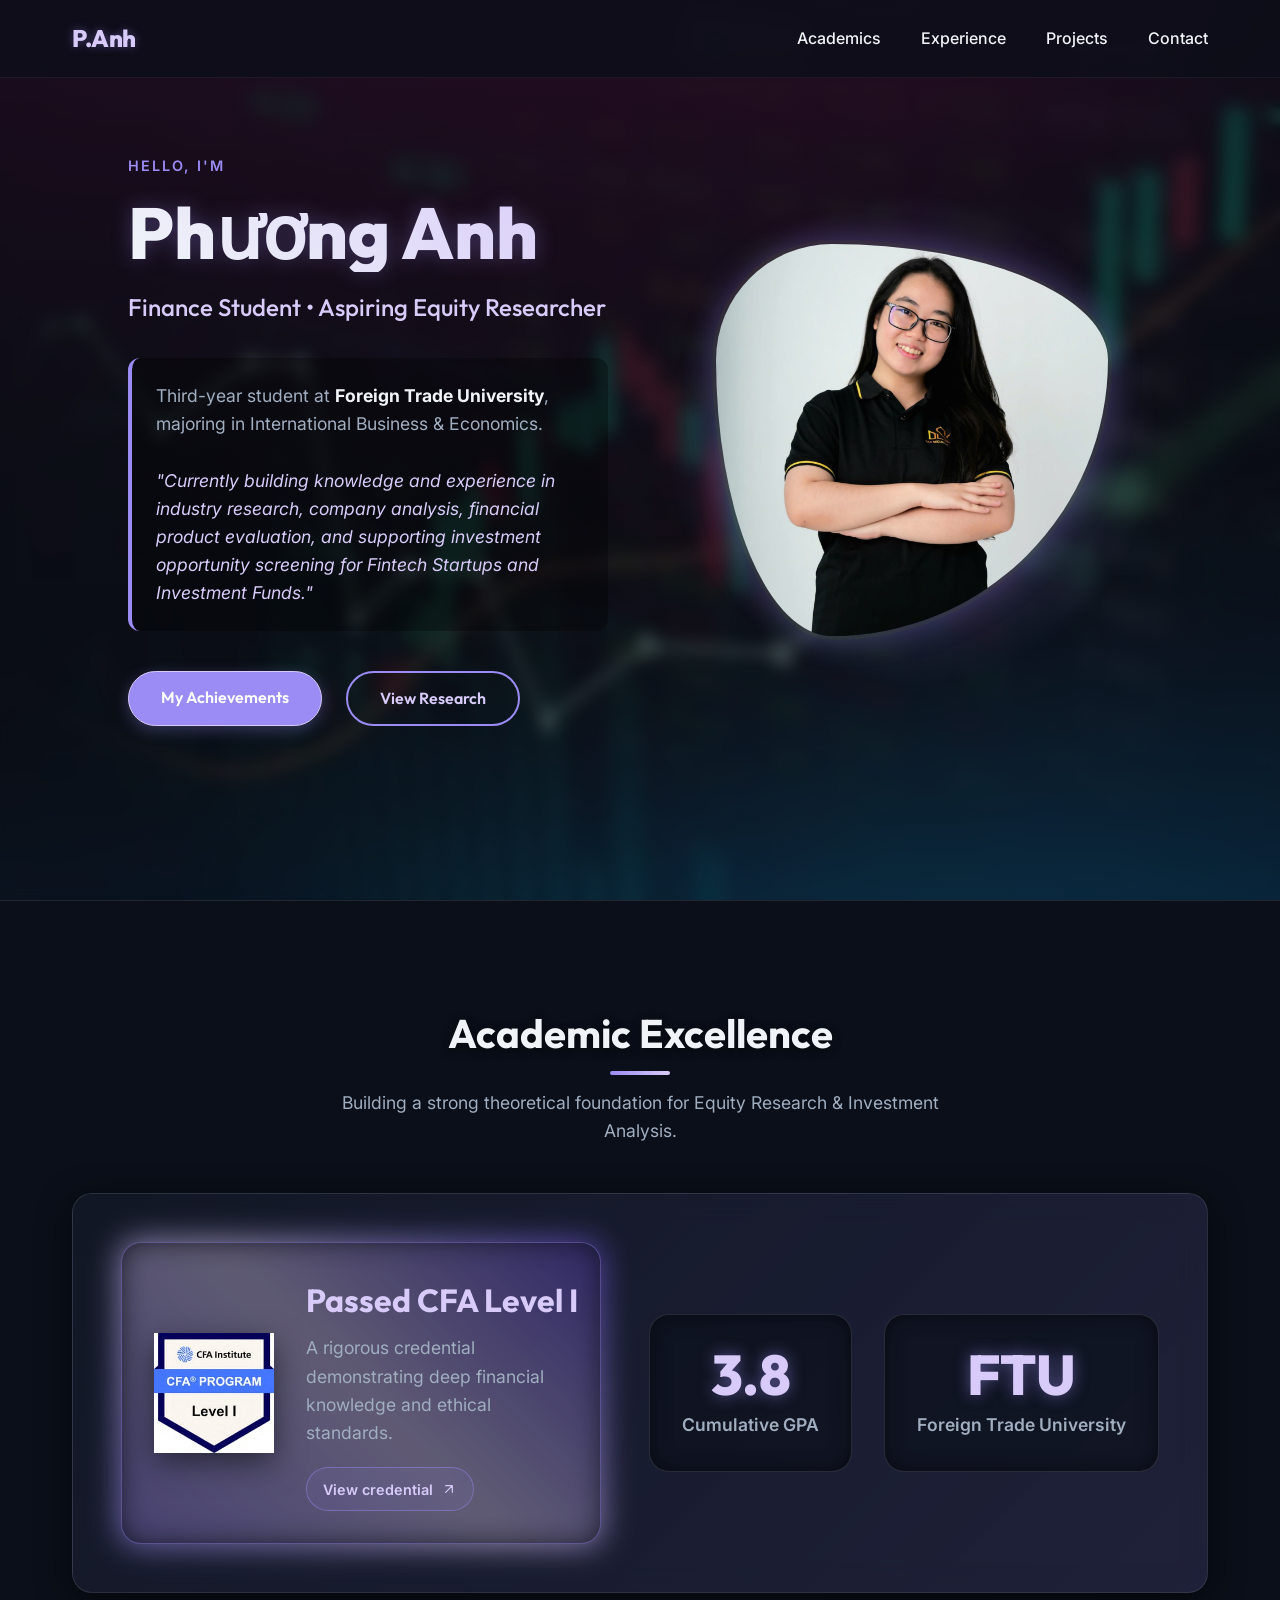
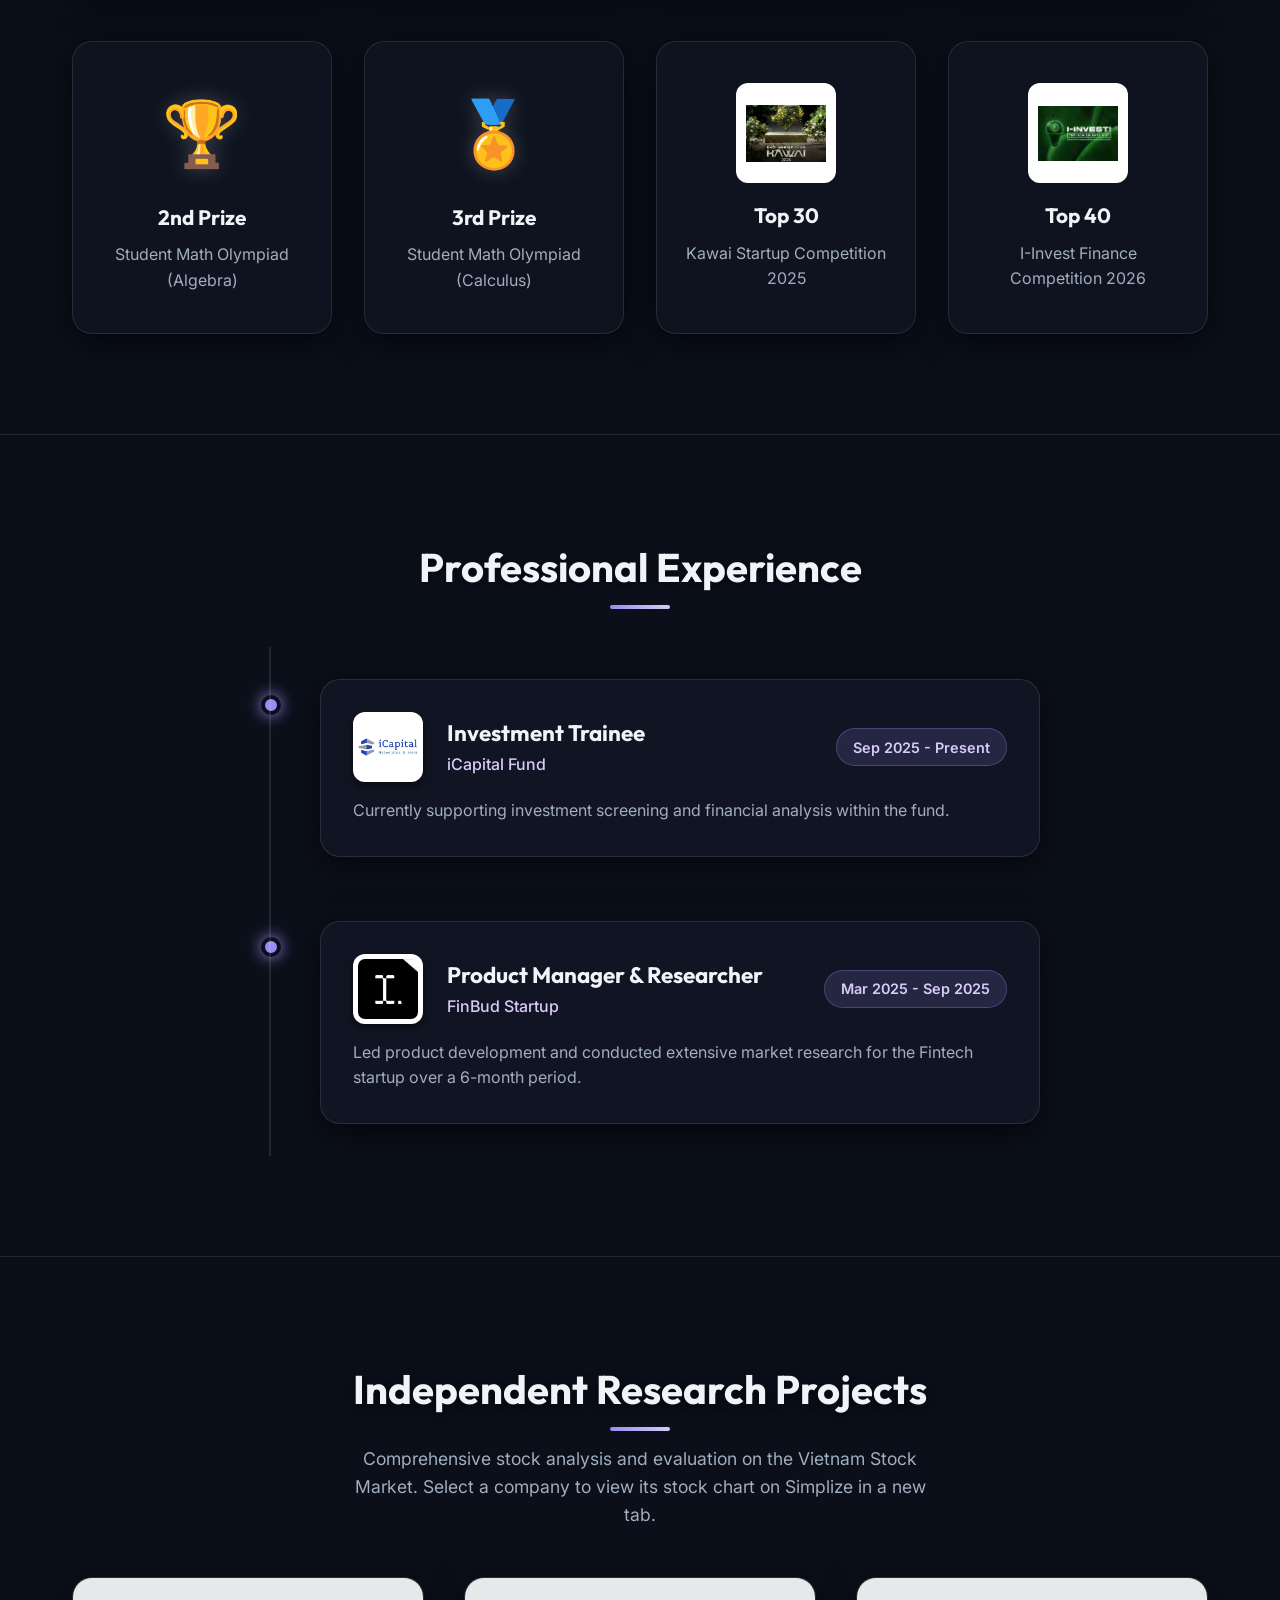
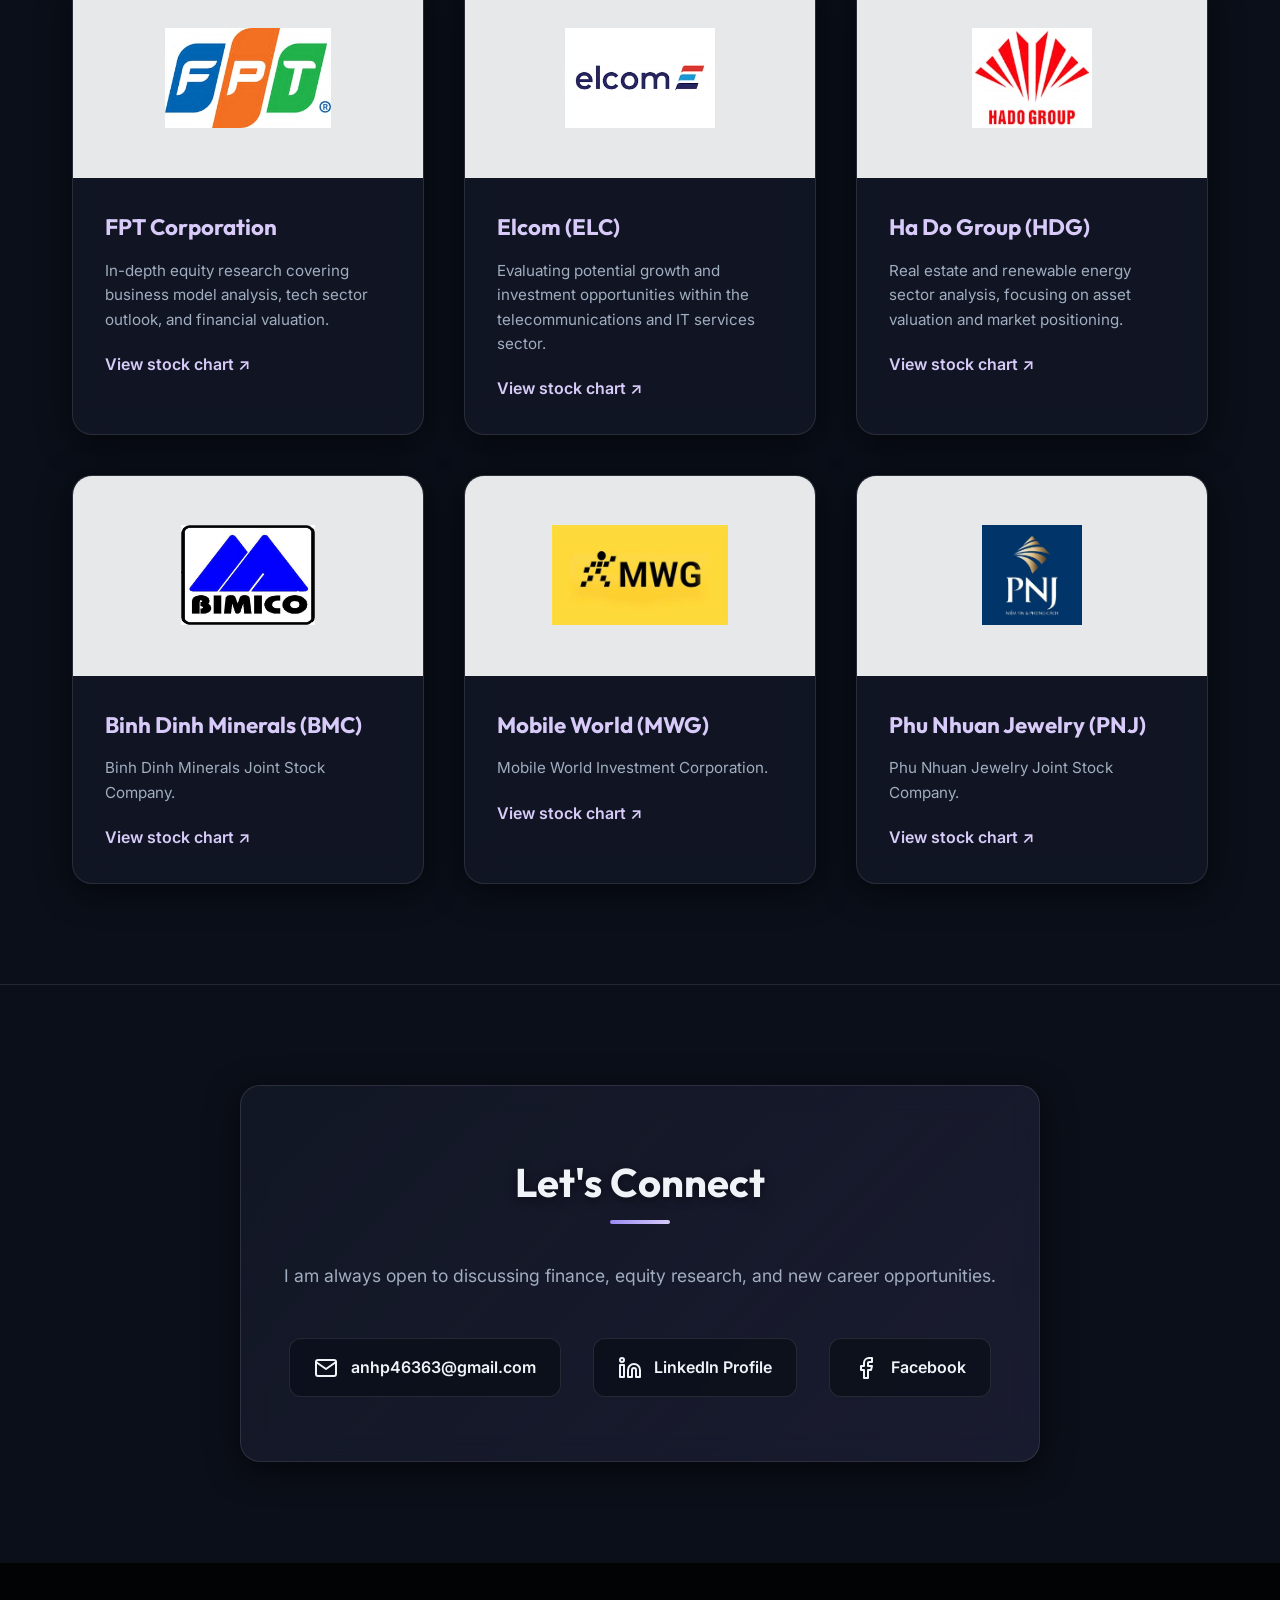
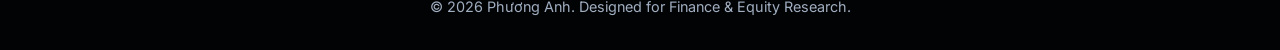
<file: index.html>
<!DOCTYPE html>
<html lang="en">
<head>
    <meta charset="UTF-8">
    <meta name="viewport" content="width=device-width, initial-scale=1.0">
    <meta name="description" content="Phương Anh - Portfolio - Equity Research & Finance Student">
    <title>Phương Anh | Aspiring Equity Researcher</title>
    <!-- Google Fonts -->
    <link rel="preconnect" href="https://fonts.googleapis.com">
    <link rel="preconnect" href="https://fonts.gstatic.com" crossorigin>
    <link href="https://fonts.googleapis.com/css2?family=Inter:wght@300;400;500;600;700&family=Outfit:wght@400;500;600;700;800&display=swap" rel="stylesheet">
    <link rel="stylesheet" href="style.css">
</head>
<body>

    <!-- Navigation -->
    <nav id="navbar" class="navbar">
        <div class="nav-container">
            <a href="#home" class="logo">P.Anh</a>
            <ul class="nav-links">
                <li><a href="#academics">Academics</a></li>
                <li><a href="#experience">Experience</a></li>
                <li><a href="#projects">Projects</a></li>
                <li><a href="#contact">Contact</a></li>
            </ul>
        </div>
    </nav>

    <!-- Hero Section -->
    <section id="home" class="hero section">
        <div class="hero-content">
            <div class="hero-text fade-in-up">
                <span class="greeting">Hello, I'm</span>
                <h1 class="title">Phương Anh</h1>
                <h2 class="subtitle">Finance Student • Aspiring Equity Researcher</h2>
                <p class="description">
                    Third-year student at <strong>Foreign Trade University</strong>, majoring in International Business & Economics.
                    <br><br>
                    <em>"Currently building knowledge and experience in industry research, company analysis, financial product evaluation, and supporting investment opportunity screening for Fintech Startups and Investment Funds."</em>
                </p>
                <div class="hero-actions">
                    <a href="#academics" class="btn btn-primary">My Achievements</a>
                    <a href="#projects" class="btn btn-secondary">View Research</a>
                </div>
            </div>
            <div class="hero-image-wrapper fade-in-up delay-1">
                <div class="blob-bg"></div>
                <img src="assets/img-007.png" alt="Phương Anh" class="hero-image">
            </div>
        </div>
    </section>

    <!-- Academic Excellence Section -->
    <section id="academics" class="academics section bg-light">
        <div class="container">
            <h2 class="section-title fade-in-up">Academic Excellence</h2>
            <p class="section-subtitle fade-in-up">Building a strong theoretical foundation for Equity Research & Investment Analysis.</p>
            
            <div class="academics-hero glass-card fade-in-up delay-1">
                <div class="cfa-showcase glow-effect-large">
                    <img src="assets/img-000.png" alt="CFA Level I Badge" class="cfa-badge-large">
                    <div class="cfa-text">
                        <h3>Passed CFA Level&nbsp;I</h3>
                        <p>A rigorous credential demonstrating deep financial knowledge and ethical standards.</p>
                        <a class="cfa-credential-link" href="https://credentials.cfainstitute.org/d71eef44-7883-49aa-94e1-ff2731e3f73c#acc.iSo92AX7" target="_blank" rel="noopener noreferrer" aria-label="View CFA Level I credential (opens in a new tab)">
                            View credential
                            <svg aria-hidden="true" width="16" height="16" viewBox="0 0 24 24" fill="none" stroke="currentColor" stroke-width="1.8" stroke-linecap="round" stroke-linejoin="round"><path d="M7 17 17 7M7 7h10v10" /></svg>
                        </a>
                    </div>
                </div>
                <div class="university-stats">
                    <div class="stat-box">
                        <span class="stat-value">3.8</span>
                        <span class="stat-label">Cumulative GPA</span>
                    </div>
                    <div class="stat-box">
                        <span class="stat-value">FTU</span>
                        <span class="stat-label">Foreign Trade University</span>
                    </div>
                </div>
            </div>

            <div class="awards-grid-large fade-in-up delay-2">
                 <div class="award-card glass-card hover-lift">
                    <div class="award-icon-large">🏆</div>
                    <h4>2nd Prize</h4>
                    <p>Student Math Olympiad (Algebra)</p>
                </div>
                <div class="award-card glass-card hover-lift">
                    <div class="award-icon-large">🏅</div>
                    <h4>3rd Prize</h4>
                    <p>Student Math Olympiad (Calculus)</p>
                </div>
                <div class="award-card glass-card hover-lift">
                    <img src="assets/img-006.png" alt="Kawai Startup 2025" class="award-logo-large">
                    <h4>Top 30</h4>
                    <p>Kawai Startup Competition 2025</p>
                </div>
                <div class="award-card glass-card hover-lift">
                    <img src="assets/i-invest-2026.png" alt="I-Invest Competition 2026" class="award-logo-large">
                    <h4>Top 40</h4>
                    <p>I-Invest Finance Competition 2026</p>
                </div>
            </div>
        </div>
    </section>

    <!-- Experience Section -->
    <section id="experience" class="experience section">
        <div class="container">
            <h2 class="section-title fade-in-up">Professional Experience</h2>
            <div class="timeline">
                
                <!-- iCapital -->
                <div class="timeline-item fade-in-up">
                    <div class="timeline-dot"></div>
                    <div class="timeline-content glass-card hover-lift">
                        <div class="exp-header">
                            <img src="assets/img-001.png" alt="iCapital Logo" class="company-logo">
                            <div class="exp-title-role">
                                <h3>Investment Trainee</h3>
                                <h4>iCapital Fund</h4>
                            </div>
                            <span class="exp-date">Sep 2025 - Present</span>
                        </div>
                        <p class="exp-desc">Currently supporting investment screening and financial analysis within the fund.</p>
                    </div>
                </div>

                <!-- FinBud -->
                <div class="timeline-item fade-in-up delay-1">
                    <div class="timeline-dot"></div>
                    <div class="timeline-content glass-card hover-lift">
                        <div class="exp-header">
                            <img src="assets/img-002.png" alt="FinBud Logo" class="company-logo">
                            <div class="exp-title-role">
                                <h3>Product Manager & Researcher</h3>
                                <h4>FinBud Startup</h4>
                            </div>
                            <span class="exp-date">Mar 2025 - Sep 2025</span>
                        </div>
                        <p class="exp-desc">Led product development and conducted extensive market research for the Fintech startup over a 6-month period.</p>
                    </div>
                </div>

            </div>
        </div>
    </section>

    <!-- Projects Section -->
    <section id="projects" class="projects section bg-light">
        <div class="container">
            <h2 class="section-title fade-in-up">Independent Research Projects</h2>
            <p class="section-subtitle fade-in-up">Comprehensive stock analysis and evaluation on the Vietnam Stock Market. Select a company to view its stock chart on Simplize in a new tab.</p>
            
            <div class="projects-grid">
                <!-- FPT -->
                <a href="https://simplize.vn/co-phieu/FPT" target="_blank" rel="noopener noreferrer" class="project-card glass-card fade-in-up" aria-label="View FPT stock chart on Simplize (opens in a new tab)">
                    <div class="project-img-wrapper">
                        <img src="assets/img-005.png" alt="FPT Logo" class="project-logo">
                    </div>
                    <div class="project-info">
                        <h3>FPT Corporation</h3>
                        <p>In-depth equity research covering business model analysis, tech sector outlook, and financial valuation.</p>
                        <span class="project-chart-link">View stock chart ↗</span>
                    </div>
                </a>

                <!-- ELC -->
                <a href="https://simplize.vn/co-phieu/ELC" target="_blank" rel="noopener noreferrer" class="project-card glass-card fade-in-up delay-1" aria-label="View ELC stock chart on Simplize (opens in a new tab)">
                    <div class="project-img-wrapper">
                        <img src="assets/img-003.png" alt="ELC Logo" class="project-logo">
                    </div>
                    <div class="project-info">
                        <h3>Elcom (ELC)</h3>
                        <p>Evaluating potential growth and investment opportunities within the telecommunications and IT services sector.</p>
                        <span class="project-chart-link">View stock chart ↗</span>
                    </div>
                </a>

                <!-- HDG -->
                <a href="https://simplize.vn/co-phieu/HDG" target="_blank" rel="noopener noreferrer" class="project-card glass-card fade-in-up delay-2" aria-label="View HDG stock chart on Simplize (opens in a new tab)">
                    <div class="project-img-wrapper">
                        <img src="assets/img-004.png" alt="HDG Logo" class="project-logo">
                    </div>
                    <div class="project-info">
                        <h3>Ha Do Group (HDG)</h3>
                        <p>Real estate and renewable energy sector analysis, focusing on asset valuation and market positioning.</p>
                        <span class="project-chart-link">View stock chart ↗</span>
                    </div>
                </a>
                <a href="https://simplize.vn/co-phieu/BMC" target="_blank" rel="noopener noreferrer" class="project-card glass-card fade-in-up" aria-label="View BMC stock chart on Simplize (opens in a new tab)">
                    <div class="project-img-wrapper">
                        <img src="assets/bmc.png" alt="Binh Dinh Minerals Company Logo" class="project-logo">
                    </div>
                    <div class="project-info">
                        <h3>Binh Dinh Minerals (BMC)</h3>
                        <p>Binh Dinh Minerals Joint Stock Company.</p>
                        <span class="project-chart-link">View stock chart ↗</span>
                    </div>
                </a>
                <a href="https://simplize.vn/co-phieu/MWG" target="_blank" rel="noopener noreferrer" class="project-card glass-card fade-in-up delay-1" aria-label="View MWG stock chart on Simplize (opens in a new tab)">
                    <div class="project-img-wrapper">
                        <img src="assets/mwg.png" alt="Mobile World Investment Corporation Logo" class="project-logo">
                    </div>
                    <div class="project-info">
                        <h3>Mobile World (MWG)</h3>
                        <p>Mobile World Investment Corporation.</p>
                        <span class="project-chart-link">View stock chart ↗</span>
                    </div>
                </a>
                <a href="https://simplize.vn/co-phieu/PNJ" target="_blank" rel="noopener noreferrer" class="project-card glass-card fade-in-up delay-2" aria-label="View PNJ stock chart on Simplize (opens in a new tab)">
                    <div class="project-img-wrapper">
                        <img src="assets/pnj.png" alt="Phu Nhuan Jewelry Logo" class="project-logo">
                    </div>
                    <div class="project-info">
                        <h3>Phu Nhuan Jewelry (PNJ)</h3>
                        <p>Phu Nhuan Jewelry Joint Stock Company.</p>
                        <span class="project-chart-link">View stock chart ↗</span>
                    </div>
                </a>
            </div>
        </div>
    </section>

    <!-- Contact Section -->
    <section id="contact" class="contact section">
        <div class="container">
            <div class="contact-card glass-card fade-in-up">
                <h2 class="section-title">Let's Connect</h2>
                <p>I am always open to discussing finance, equity research, and new career opportunities.</p>
                
                <div class="contact-links">
                    <a href="mailto:anhp46363@gmail.com" class="contact-link">
                        <svg viewBox="0 0 24 24" width="24" height="24" stroke="currentColor" stroke-width="2" fill="none" stroke-linecap="round" stroke-linejoin="round"><path d="M4 4h16c1.1 0 2 .9 2 2v12c0 1.1-.9 2-2 2H4c-1.1 0-2-.9-2-2V6c0-1.1.9-2 2-2z"></path><polyline points="22,6 12,13 2,6"></polyline></svg>
                        anhp46363@gmail.com
                    </a>
                    
                    <a href="https://www.linkedin.com/in/phuong-anh-5108a8332" target="_blank" rel="noopener noreferrer" class="contact-link">
                        <svg viewBox="0 0 24 24" width="24" height="24" stroke="currentColor" stroke-width="2" fill="none" stroke-linecap="round" stroke-linejoin="round"><path d="M16 8a6 6 0 0 1 6 6v7h-4v-7a2 2 0 0 0-2-2 2 2 0 0 0-2 2v7h-4v-7a6 6 0 0 1 6-6z"></path><rect x="2" y="9" width="4" height="12"></rect><circle cx="4" cy="4" r="2"></circle></svg>
                        LinkedIn Profile
                    </a>

                    <a href="https://www.facebook.com/share/18DBRTz2bb/" target="_blank" rel="noopener noreferrer" class="contact-link">
                        <svg viewBox="0 0 24 24" width="24" height="24" stroke="currentColor" stroke-width="2" fill="none" stroke-linecap="round" stroke-linejoin="round"><path d="M18 2h-3a5 5 0 0 0-5 5v3H7v4h3v8h4v-8h3l1-4h-4V7a1 1 0 0 1 1-1h3z"></path></svg>
                        Facebook
                    </a>
                </div>
            </div>
        </div>
    </section>

    <footer>
        <p>&copy; 2026 Phương Anh. Designed for Finance & Equity Research.</p>
    </footer>

    <script src="script.js"></script>
</body>
</html>
</file>
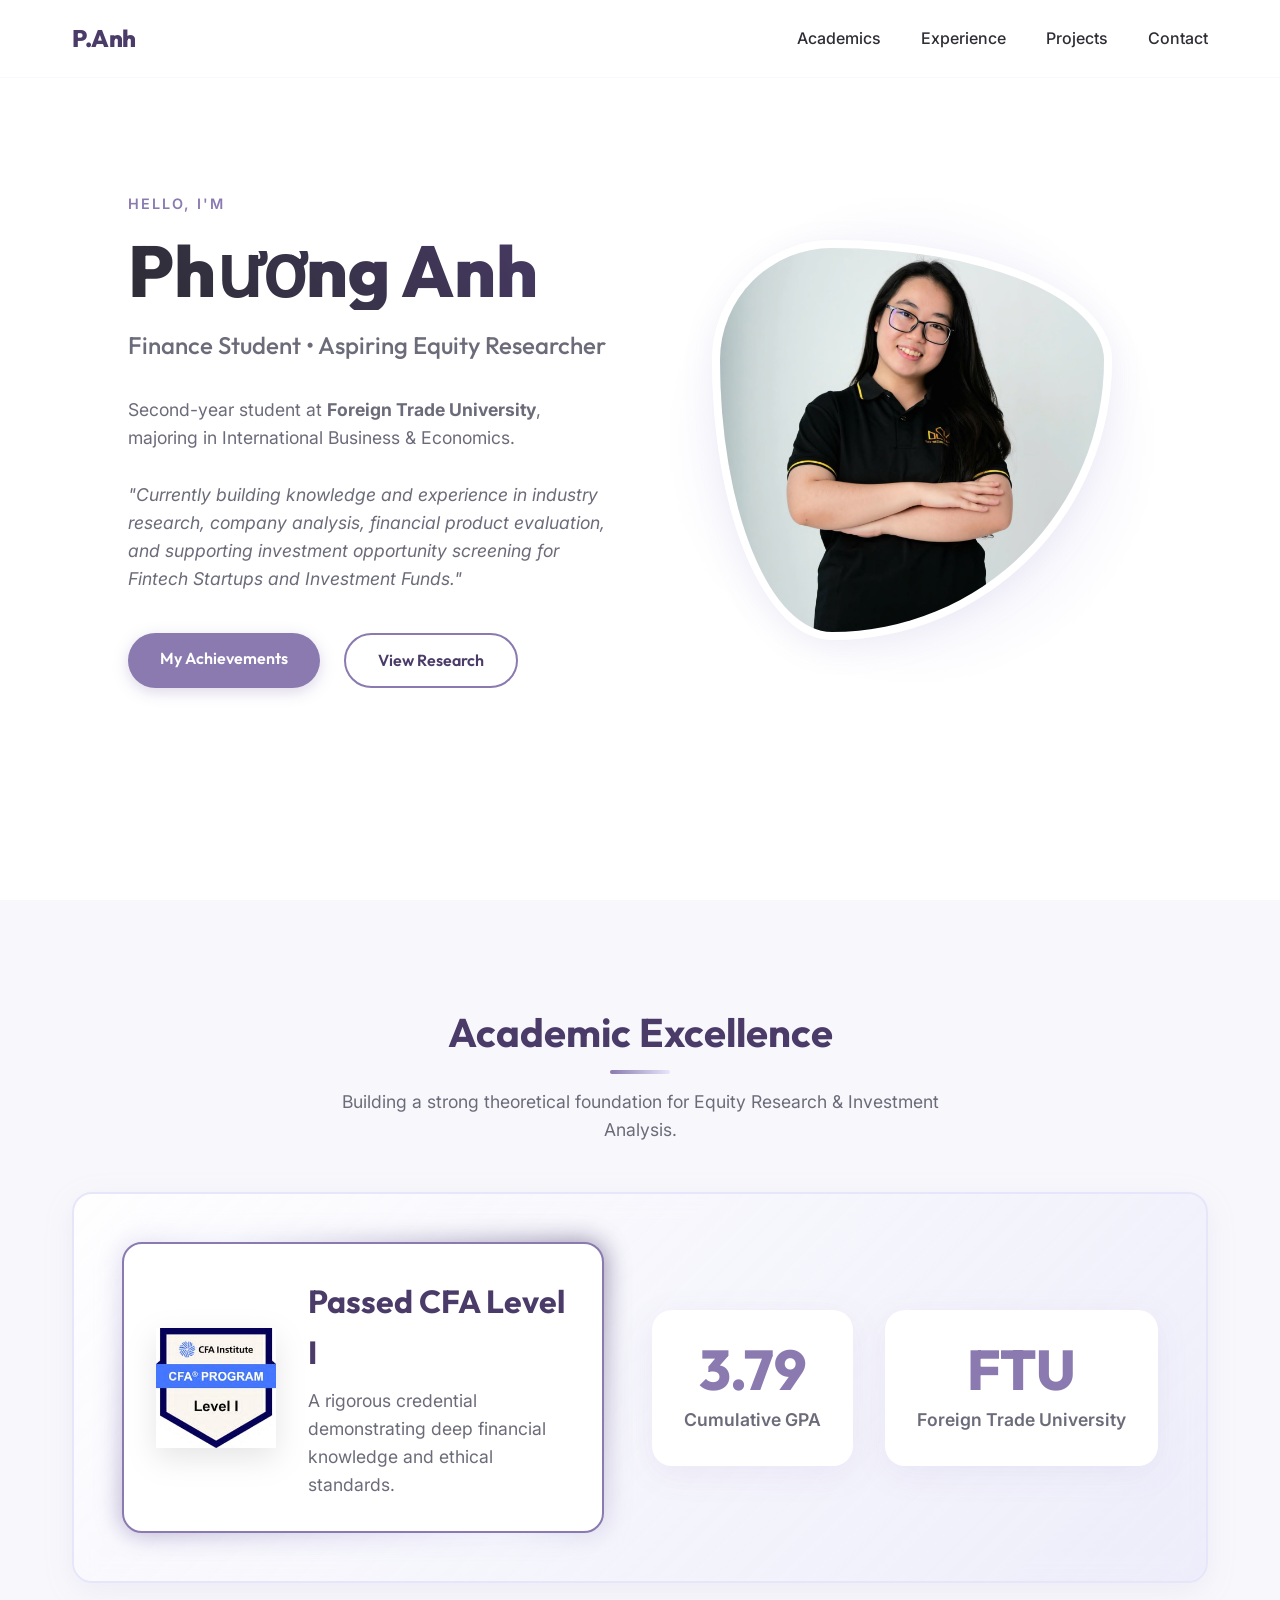
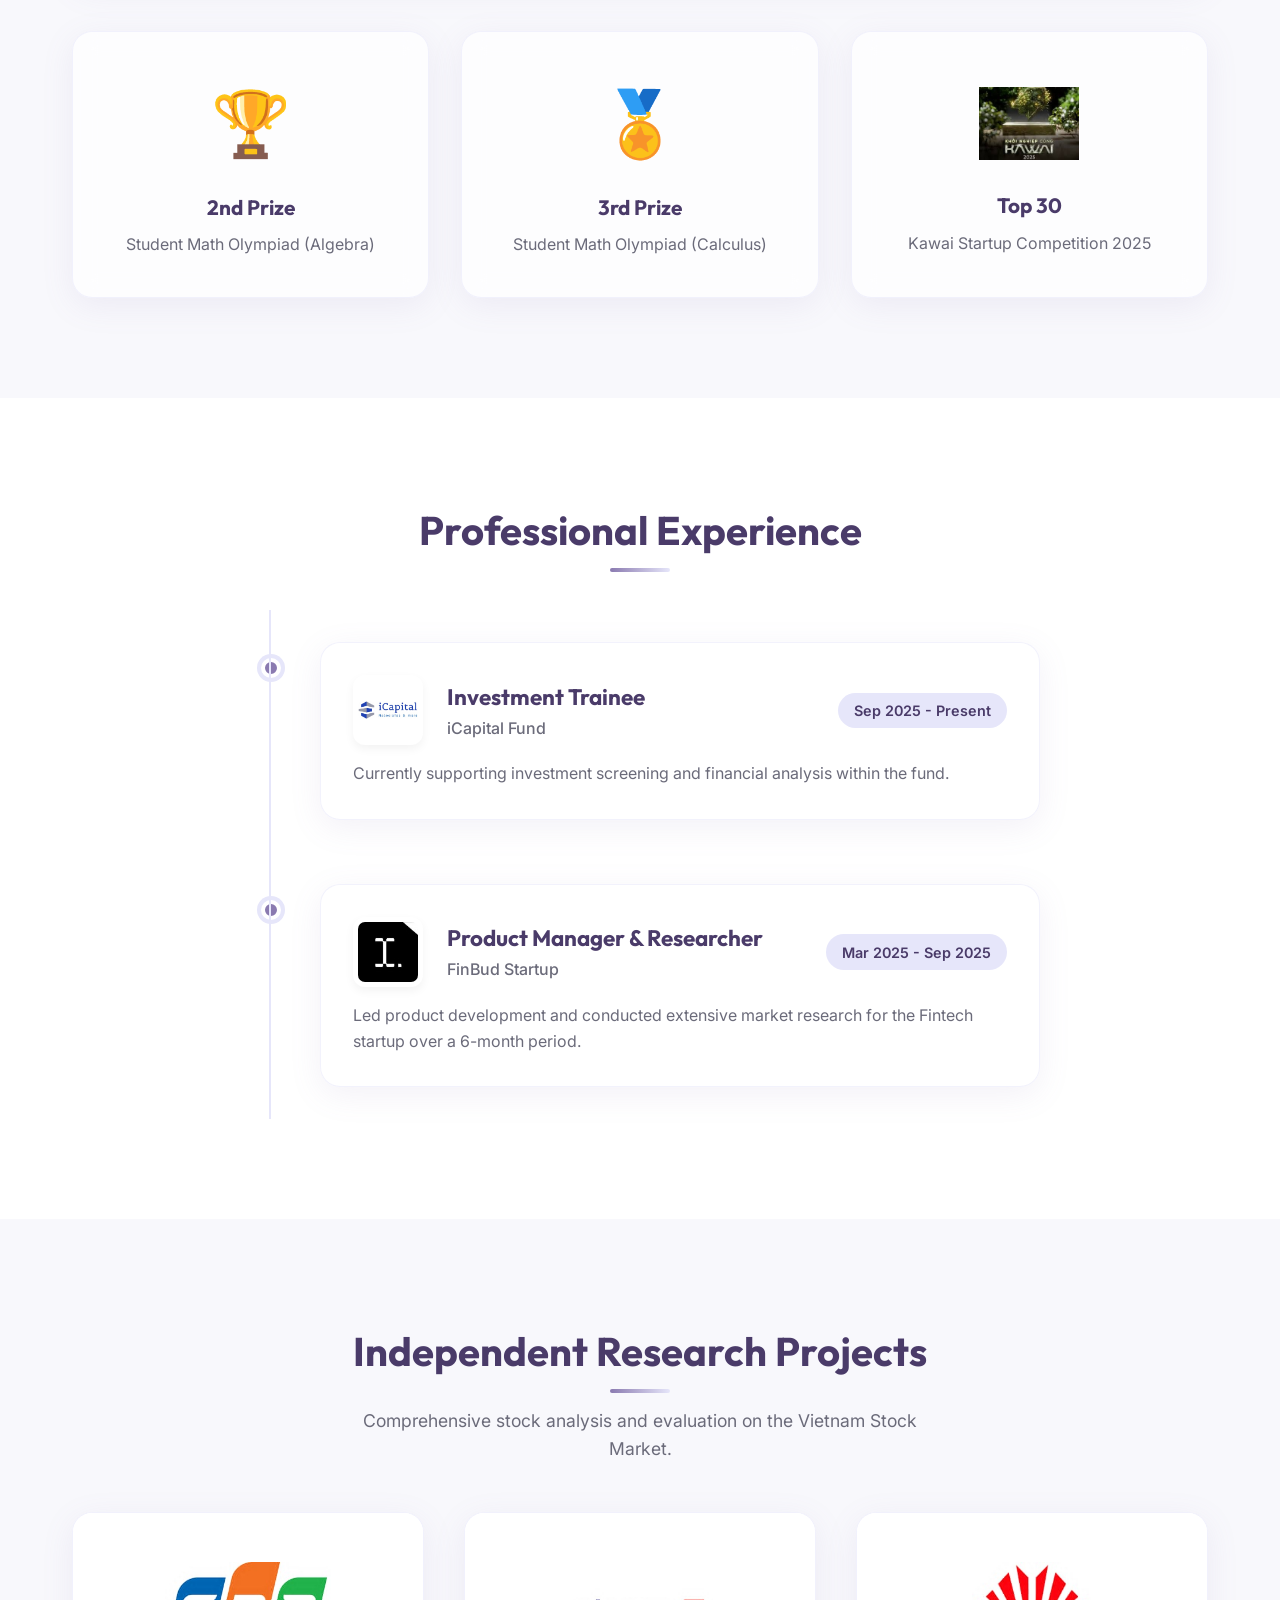
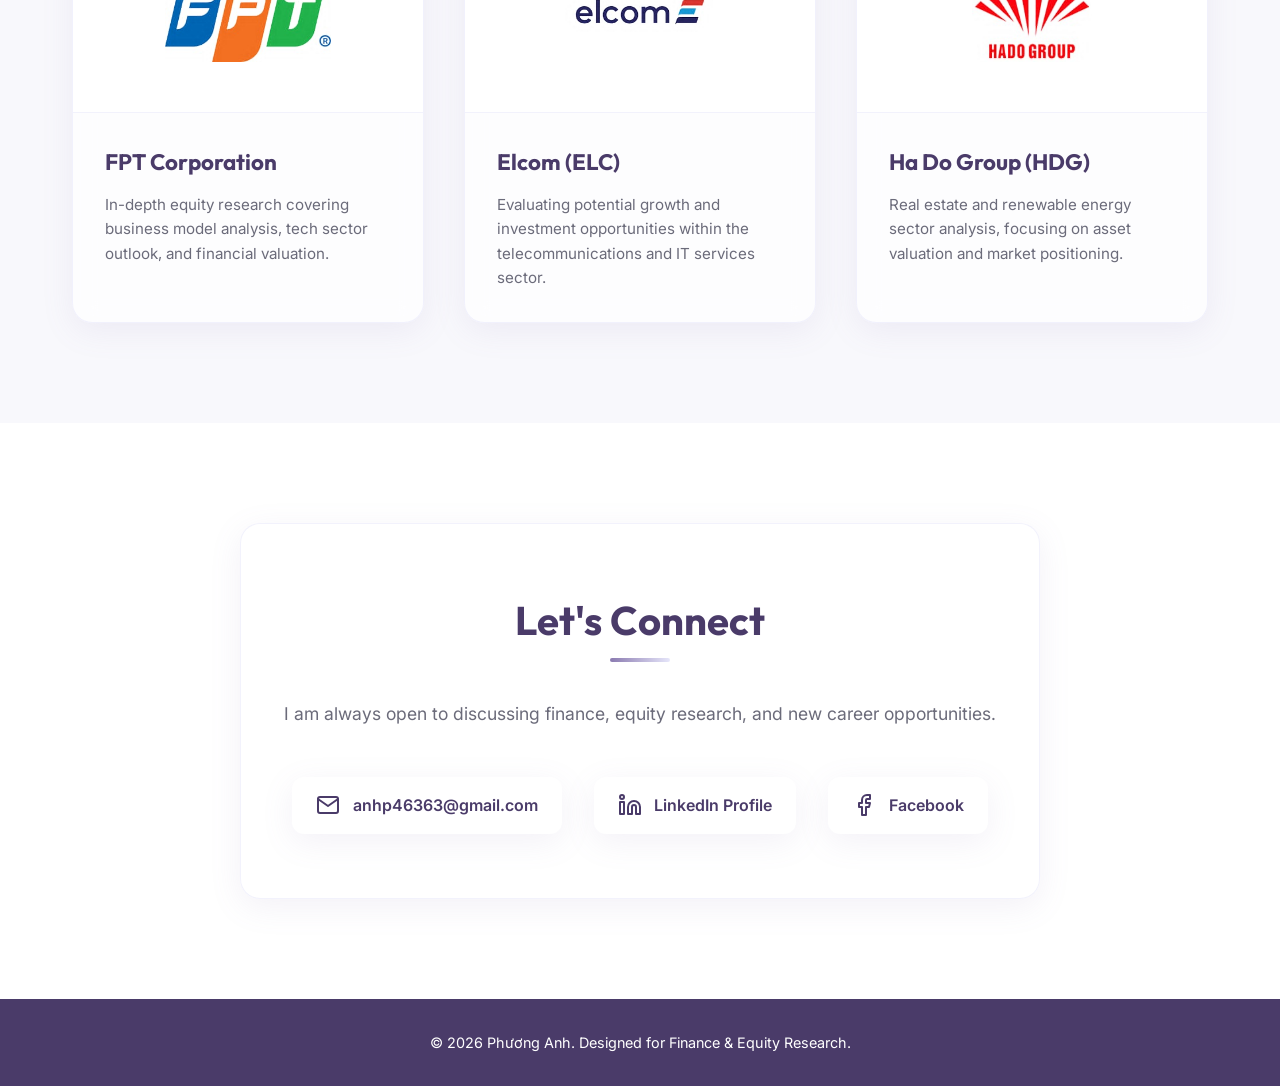
<file: portfolio/index.html>
<!DOCTYPE html>
<html lang="en">
<head>
    <meta charset="UTF-8">
    <meta name="viewport" content="width=device-width, initial-scale=1.0">
    <meta name="description" content="Phương Anh - Portfolio - Equity Research & Finance Student">
    <title>Phương Anh | Aspiring Equity Researcher</title>
    <!-- Google Fonts -->
    <link rel="preconnect" href="https://fonts.googleapis.com">
    <link rel="preconnect" href="https://fonts.gstatic.com" crossorigin>
    <link href="https://fonts.googleapis.com/css2?family=Inter:wght@300;400;500;600;700&family=Outfit:wght@400;500;600;700;800&display=swap" rel="stylesheet">
    <link rel="stylesheet" href="style.css">
</head>
<body>

    <!-- Navigation -->
    <nav id="navbar" class="navbar">
        <div class="nav-container">
            <a href="#home" class="logo">P.Anh</a>
            <ul class="nav-links">
                <li><a href="#academics">Academics</a></li>
                <li><a href="#experience">Experience</a></li>
                <li><a href="#projects">Projects</a></li>
                <li><a href="#contact">Contact</a></li>
            </ul>
        </div>
    </nav>

    <!-- Hero Section -->
    <section id="home" class="hero section">
        <div class="hero-content">
            <div class="hero-text fade-in-up">
                <span class="greeting">Hello, I'm</span>
                <h1 class="title">Phương Anh</h1>
                <h2 class="subtitle">Finance Student • Aspiring Equity Researcher</h2>
                <p class="description">
                    Second-year student at <strong>Foreign Trade University</strong>, majoring in International Business & Economics. 
                    <br><br>
                    <em>"Currently building knowledge and experience in industry research, company analysis, financial product evaluation, and supporting investment opportunity screening for Fintech Startups and Investment Funds."</em>
                </p>
                <div class="hero-actions">
                    <a href="#academics" class="btn btn-primary">My Achievements</a>
                    <a href="#projects" class="btn btn-secondary">View Research</a>
                </div>
            </div>
            <div class="hero-image-wrapper fade-in-up delay-1">
                <div class="blob-bg"></div>
                <img src="assets/img-007.png" alt="Phương Anh" class="hero-image">
            </div>
        </div>
    </section>

    <!-- Academic Excellence Section -->
    <section id="academics" class="academics section bg-light">
        <div class="container">
            <h2 class="section-title fade-in-up">Academic Excellence</h2>
            <p class="section-subtitle fade-in-up">Building a strong theoretical foundation for Equity Research & Investment Analysis.</p>
            
            <div class="academics-hero glass-card fade-in-up delay-1">
                <div class="cfa-showcase glow-effect-large">
                    <img src="assets/img-000.png" alt="CFA Level I Badge" class="cfa-badge-large">
                    <div class="cfa-text">
                        <h3>Passed CFA Level I</h3>
                        <p>A rigorous credential demonstrating deep financial knowledge and ethical standards.</p>
                    </div>
                </div>
                <div class="university-stats">
                    <div class="stat-box">
                        <span class="stat-value">3.79</span>
                        <span class="stat-label">Cumulative GPA</span>
                    </div>
                    <div class="stat-box">
                        <span class="stat-value">FTU</span>
                        <span class="stat-label">Foreign Trade University</span>
                    </div>
                </div>
            </div>

            <div class="awards-grid-large fade-in-up delay-2">
                 <div class="award-card glass-card hover-lift">
                    <div class="award-icon-large">🏆</div>
                    <h4>2nd Prize</h4>
                    <p>Student Math Olympiad (Algebra)</p>
                </div>
                <div class="award-card glass-card hover-lift">
                    <div class="award-icon-large">🏅</div>
                    <h4>3rd Prize</h4>
                    <p>Student Math Olympiad (Calculus)</p>
                </div>
                <div class="award-card glass-card hover-lift">
                    <img src="assets/img-006.png" alt="Kawai Startup 2025" class="award-logo-large">
                    <h4>Top 30</h4>
                    <p>Kawai Startup Competition 2025</p>
                </div>
            </div>
        </div>
    </section>

    <!-- Experience Section -->
    <section id="experience" class="experience section">
        <div class="container">
            <h2 class="section-title fade-in-up">Professional Experience</h2>
            <div class="timeline">
                
                <!-- iCapital -->
                <div class="timeline-item fade-in-up">
                    <div class="timeline-dot"></div>
                    <div class="timeline-content glass-card hover-lift">
                        <div class="exp-header">
                            <img src="assets/img-001.png" alt="iCapital Logo" class="company-logo">
                            <div class="exp-title-role">
                                <h3>Investment Trainee</h3>
                                <h4>iCapital Fund</h4>
                            </div>
                            <span class="exp-date">Sep 2025 - Present</span>
                        </div>
                        <p class="exp-desc">Currently supporting investment screening and financial analysis within the fund.</p>
                    </div>
                </div>

                <!-- FinBud -->
                <div class="timeline-item fade-in-up delay-1">
                    <div class="timeline-dot"></div>
                    <div class="timeline-content glass-card hover-lift">
                        <div class="exp-header">
                            <img src="assets/img-002.png" alt="FinBud Logo" class="company-logo">
                            <div class="exp-title-role">
                                <h3>Product Manager & Researcher</h3>
                                <h4>FinBud Startup</h4>
                            </div>
                            <span class="exp-date">Mar 2025 - Sep 2025</span>
                        </div>
                        <p class="exp-desc">Led product development and conducted extensive market research for the Fintech startup over a 6-month period.</p>
                    </div>
                </div>

            </div>
        </div>
    </section>

    <!-- Projects Section -->
    <section id="projects" class="projects section bg-light">
        <div class="container">
            <h2 class="section-title fade-in-up">Independent Research Projects</h2>
            <p class="section-subtitle fade-in-up">Comprehensive stock analysis and evaluation on the Vietnam Stock Market.</p>
            
            <div class="projects-grid">
                <!-- FPT -->
                <div class="project-card glass-card fade-in-up">
                    <div class="project-img-wrapper">
                        <img src="assets/img-005.png" alt="FPT Logo" class="project-logo">
                    </div>
                    <div class="project-info">
                        <h3>FPT Corporation</h3>
                        <p>In-depth equity research covering business model analysis, tech sector outlook, and financial valuation.</p>
                    </div>
                </div>

                <!-- ELC -->
                <div class="project-card glass-card fade-in-up delay-1">
                    <div class="project-img-wrapper">
                        <img src="assets/img-003.png" alt="ELC Logo" class="project-logo">
                    </div>
                    <div class="project-info">
                        <h3>Elcom (ELC)</h3>
                        <p>Evaluating potential growth and investment opportunities within the telecommunications and IT services sector.</p>
                    </div>
                </div>

                <!-- HDG -->
                <div class="project-card glass-card fade-in-up delay-2">
                    <div class="project-img-wrapper">
                        <img src="assets/img-004.png" alt="HDG Logo" class="project-logo">
                    </div>
                    <div class="project-info">
                        <h3>Ha Do Group (HDG)</h3>
                        <p>Real estate and renewable energy sector analysis, focusing on asset valuation and market positioning.</p>
                    </div>
                </div>
            </div>
        </div>
    </section>

    <!-- Contact Section -->
    <section id="contact" class="contact section">
        <div class="container">
            <div class="contact-card glass-card fade-in-up">
                <h2 class="section-title">Let's Connect</h2>
                <p>I am always open to discussing finance, equity research, and new career opportunities.</p>
                
                <div class="contact-links">
                    <a href="mailto:anhp46363@gmail.com" class="contact-link">
                        <svg viewBox="0 0 24 24" width="24" height="24" stroke="currentColor" stroke-width="2" fill="none" stroke-linecap="round" stroke-linejoin="round"><path d="M4 4h16c1.1 0 2 .9 2 2v12c0 1.1-.9 2-2 2H4c-1.1 0-2-.9-2-2V6c0-1.1.9-2 2-2z"></path><polyline points="22,6 12,13 2,6"></polyline></svg>
                        anhp46363@gmail.com
                    </a>
                    
                    <a href="https://www.linkedin.com/in/phuong-anh-5108a8332" target="_blank" rel="noopener noreferrer" class="contact-link">
                        <svg viewBox="0 0 24 24" width="24" height="24" stroke="currentColor" stroke-width="2" fill="none" stroke-linecap="round" stroke-linejoin="round"><path d="M16 8a6 6 0 0 1 6 6v7h-4v-7a2 2 0 0 0-2-2 2 2 0 0 0-2 2v7h-4v-7a6 6 0 0 1 6-6z"></path><rect x="2" y="9" width="4" height="12"></rect><circle cx="4" cy="4" r="2"></circle></svg>
                        LinkedIn Profile
                    </a>

                    <a href="https://www.facebook.com/share/18DBRTz2bb/" target="_blank" rel="noopener noreferrer" class="contact-link">
                        <svg viewBox="0 0 24 24" width="24" height="24" stroke="currentColor" stroke-width="2" fill="none" stroke-linecap="round" stroke-linejoin="round"><path d="M18 2h-3a5 5 0 0 0-5 5v3H7v4h3v8h4v-8h3l1-4h-4V7a1 1 0 0 1 1-1h3z"></path></svg>
                        Facebook
                    </a>
                </div>
            </div>
        </div>
    </section>

    <footer>
        <p>&copy; 2026 Phương Anh. Designed for Finance & Equity Research.</p>
    </footer>

    <script src="script.js"></script>
</body>
</html>
</file>
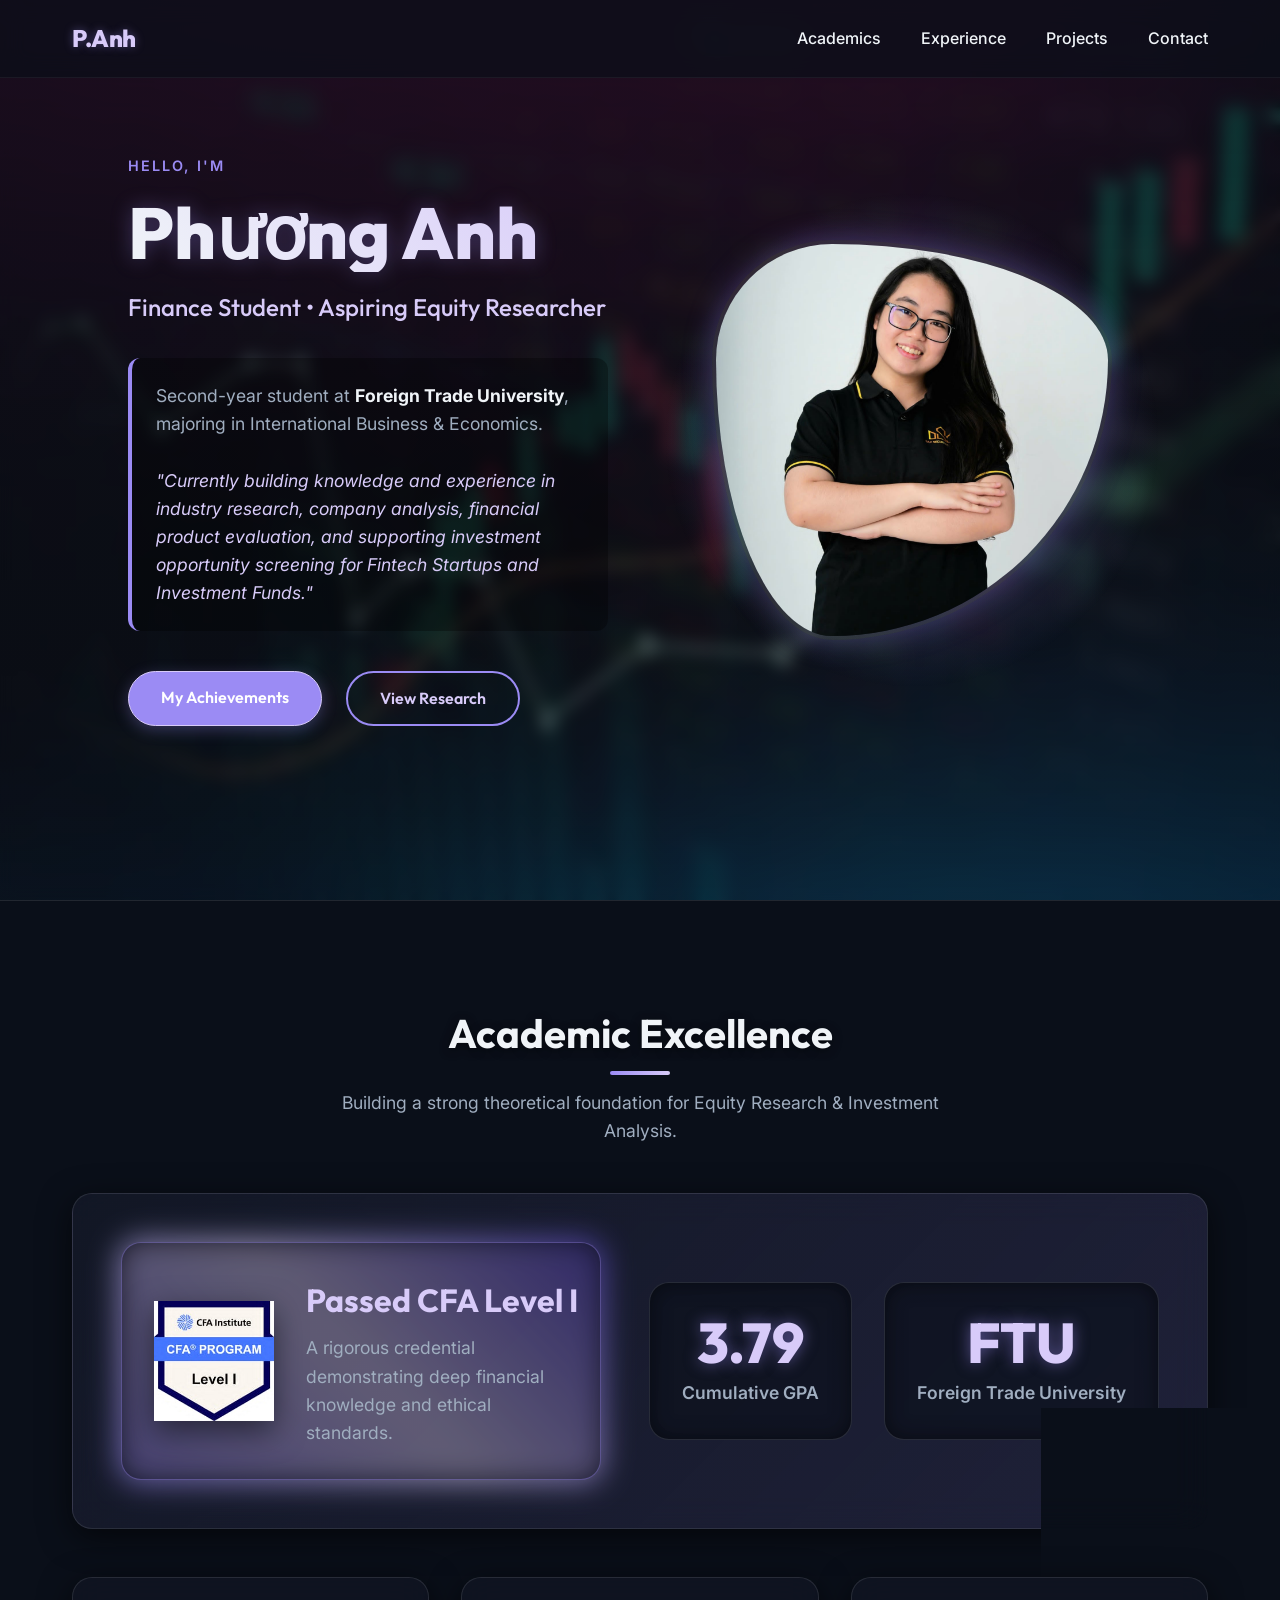
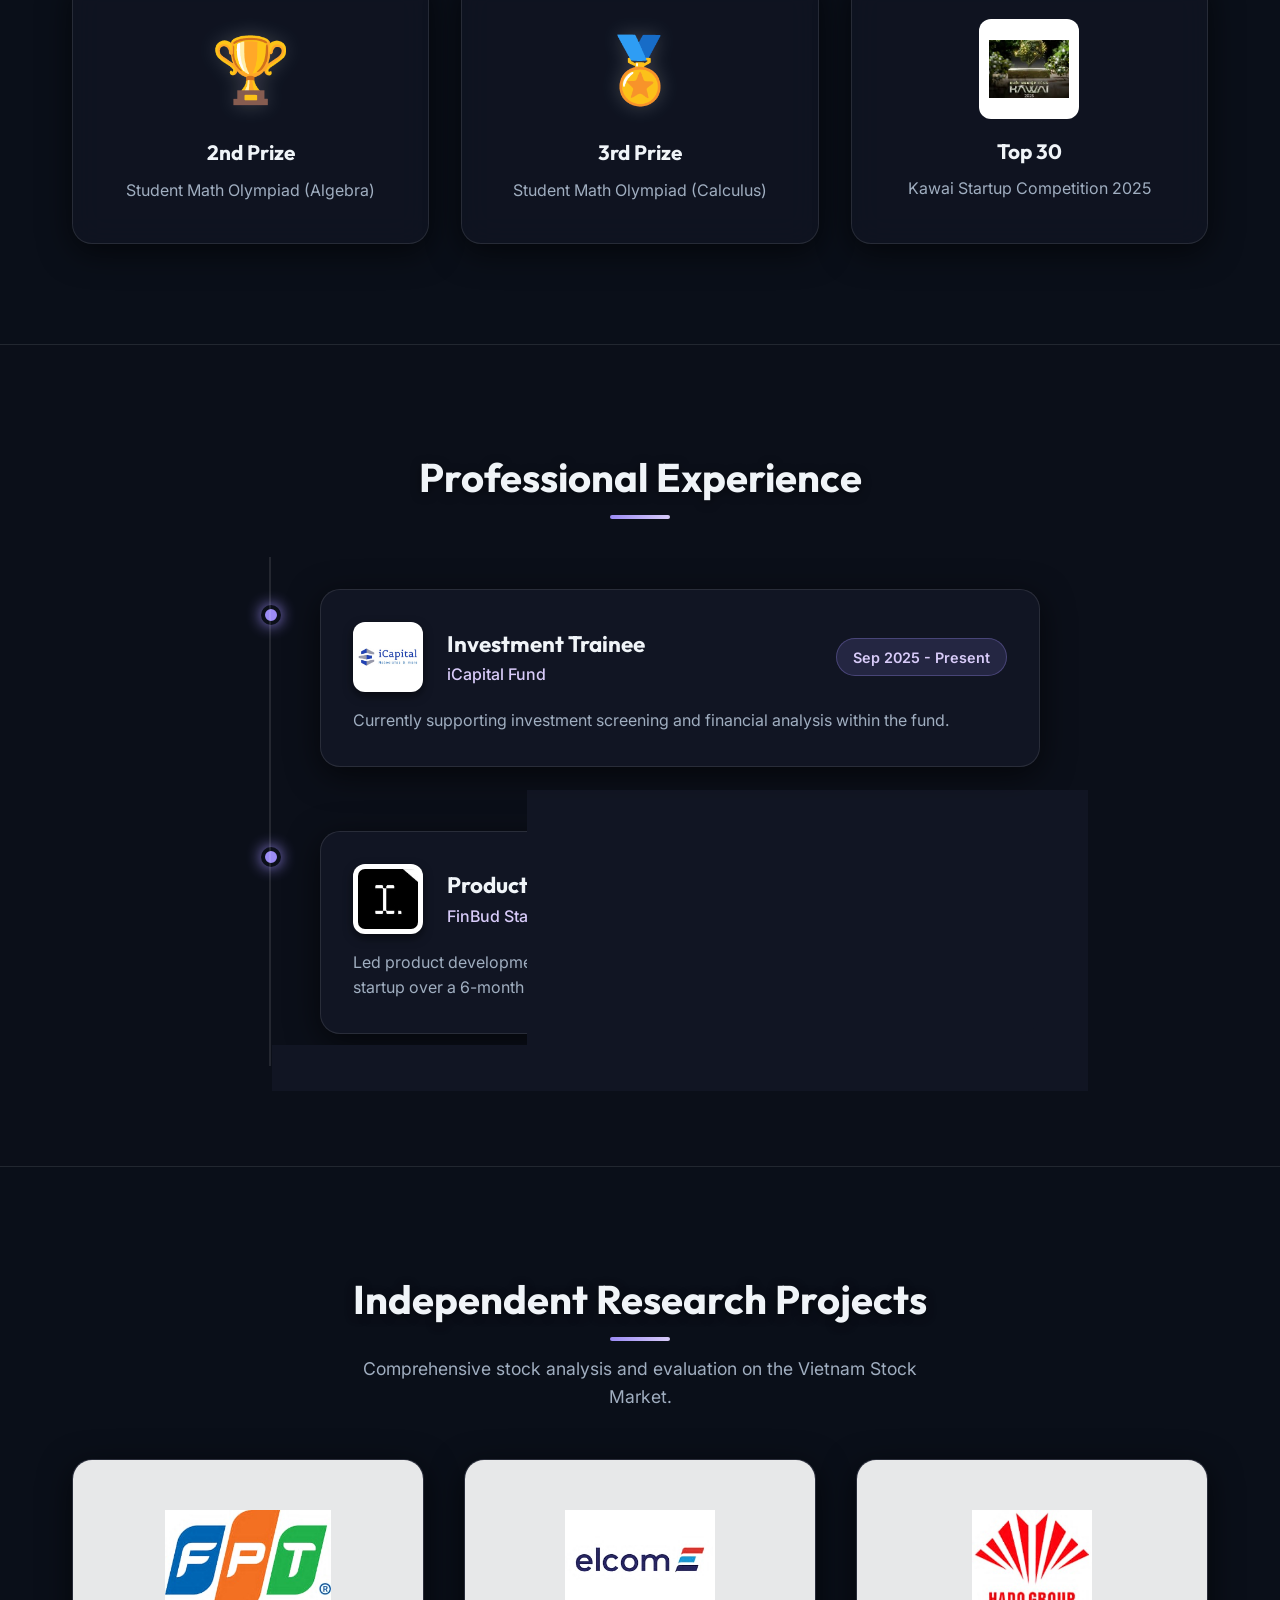
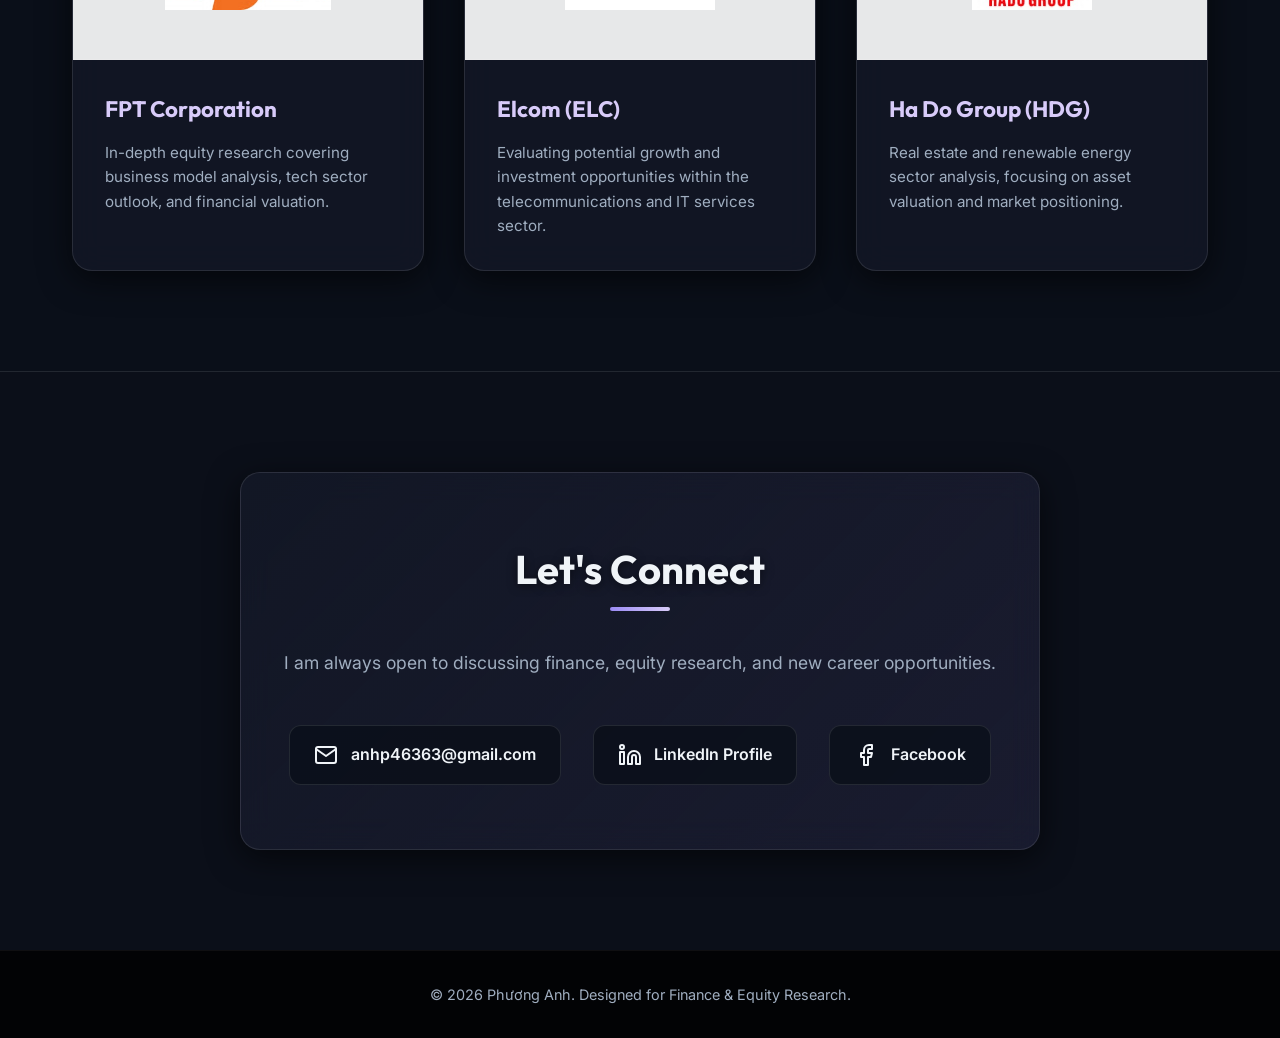
<file: portfoliov2/index.html>
<!DOCTYPE html>
<html lang="en">
<head>
    <meta charset="UTF-8">
    <meta name="viewport" content="width=device-width, initial-scale=1.0">
    <meta name="description" content="Phương Anh - Portfolio - Equity Research & Finance Student">
    <title>Phương Anh | Aspiring Equity Researcher</title>
    <!-- Google Fonts -->
    <link rel="preconnect" href="https://fonts.googleapis.com">
    <link rel="preconnect" href="https://fonts.gstatic.com" crossorigin>
    <link href="https://fonts.googleapis.com/css2?family=Inter:wght@300;400;500;600;700&family=Outfit:wght@400;500;600;700;800&display=swap" rel="stylesheet">
    <link rel="stylesheet" href="style.css">
</head>
<body>

    <!-- Navigation -->
    <nav id="navbar" class="navbar">
        <div class="nav-container">
            <a href="#home" class="logo">P.Anh</a>
            <ul class="nav-links">
                <li><a href="#academics">Academics</a></li>
                <li><a href="#experience">Experience</a></li>
                <li><a href="#projects">Projects</a></li>
                <li><a href="#contact">Contact</a></li>
            </ul>
        </div>
    </nav>

    <!-- Hero Section -->
    <section id="home" class="hero section">
        <div class="hero-content">
            <div class="hero-text fade-in-up">
                <span class="greeting">Hello, I'm</span>
                <h1 class="title">Phương Anh</h1>
                <h2 class="subtitle">Finance Student • Aspiring Equity Researcher</h2>
                <p class="description">
                    Second-year student at <strong>Foreign Trade University</strong>, majoring in International Business & Economics. 
                    <br><br>
                    <em>"Currently building knowledge and experience in industry research, company analysis, financial product evaluation, and supporting investment opportunity screening for Fintech Startups and Investment Funds."</em>
                </p>
                <div class="hero-actions">
                    <a href="#academics" class="btn btn-primary">My Achievements</a>
                    <a href="#projects" class="btn btn-secondary">View Research</a>
                </div>
            </div>
            <div class="hero-image-wrapper fade-in-up delay-1">
                <div class="blob-bg"></div>
                <img src="assets/img-007.png" alt="Phương Anh" class="hero-image">
            </div>
        </div>
    </section>

    <!-- Academic Excellence Section -->
    <section id="academics" class="academics section bg-light">
        <div class="container">
            <h2 class="section-title fade-in-up">Academic Excellence</h2>
            <p class="section-subtitle fade-in-up">Building a strong theoretical foundation for Equity Research & Investment Analysis.</p>
            
            <div class="academics-hero glass-card fade-in-up delay-1">
                <div class="cfa-showcase glow-effect-large">
                    <img src="assets/img-000.png" alt="CFA Level I Badge" class="cfa-badge-large">
                    <div class="cfa-text">
                        <h3>Passed CFA Level&nbsp;I</h3>
                        <p>A rigorous credential demonstrating deep financial knowledge and ethical standards.</p>
                    </div>
                </div>
                <div class="university-stats">
                    <div class="stat-box">
                        <span class="stat-value">3.79</span>
                        <span class="stat-label">Cumulative GPA</span>
                    </div>
                    <div class="stat-box">
                        <span class="stat-value">FTU</span>
                        <span class="stat-label">Foreign Trade University</span>
                    </div>
                </div>
            </div>

            <div class="awards-grid-large fade-in-up delay-2">
                 <div class="award-card glass-card hover-lift">
                    <div class="award-icon-large">🏆</div>
                    <h4>2nd Prize</h4>
                    <p>Student Math Olympiad (Algebra)</p>
                </div>
                <div class="award-card glass-card hover-lift">
                    <div class="award-icon-large">🏅</div>
                    <h4>3rd Prize</h4>
                    <p>Student Math Olympiad (Calculus)</p>
                </div>
                <div class="award-card glass-card hover-lift">
                    <img src="assets/img-006.png" alt="Kawai Startup 2025" class="award-logo-large">
                    <h4>Top 30</h4>
                    <p>Kawai Startup Competition 2025</p>
                </div>
            </div>
        </div>
    </section>

    <!-- Experience Section -->
    <section id="experience" class="experience section">
        <div class="container">
            <h2 class="section-title fade-in-up">Professional Experience</h2>
            <div class="timeline">
                
                <!-- iCapital -->
                <div class="timeline-item fade-in-up">
                    <div class="timeline-dot"></div>
                    <div class="timeline-content glass-card hover-lift">
                        <div class="exp-header">
                            <img src="assets/img-001.png" alt="iCapital Logo" class="company-logo">
                            <div class="exp-title-role">
                                <h3>Investment Trainee</h3>
                                <h4>iCapital Fund</h4>
                            </div>
                            <span class="exp-date">Sep 2025 - Present</span>
                        </div>
                        <p class="exp-desc">Currently supporting investment screening and financial analysis within the fund.</p>
                    </div>
                </div>

                <!-- FinBud -->
                <div class="timeline-item fade-in-up delay-1">
                    <div class="timeline-dot"></div>
                    <div class="timeline-content glass-card hover-lift">
                        <div class="exp-header">
                            <img src="assets/img-002.png" alt="FinBud Logo" class="company-logo">
                            <div class="exp-title-role">
                                <h3>Product Manager & Researcher</h3>
                                <h4>FinBud Startup</h4>
                            </div>
                            <span class="exp-date">Mar 2025 - Sep 2025</span>
                        </div>
                        <p class="exp-desc">Led product development and conducted extensive market research for the Fintech startup over a 6-month period.</p>
                    </div>
                </div>

            </div>
        </div>
    </section>

    <!-- Projects Section -->
    <section id="projects" class="projects section bg-light">
        <div class="container">
            <h2 class="section-title fade-in-up">Independent Research Projects</h2>
            <p class="section-subtitle fade-in-up">Comprehensive stock analysis and evaluation on the Vietnam Stock Market.</p>
            
            <div class="projects-grid">
                <!-- FPT -->
                <div class="project-card glass-card fade-in-up">
                    <div class="project-img-wrapper">
                        <img src="assets/img-005.png" alt="FPT Logo" class="project-logo">
                    </div>
                    <div class="project-info">
                        <h3>FPT Corporation</h3>
                        <p>In-depth equity research covering business model analysis, tech sector outlook, and financial valuation.</p>
                    </div>
                </div>

                <!-- ELC -->
                <div class="project-card glass-card fade-in-up delay-1">
                    <div class="project-img-wrapper">
                        <img src="assets/img-003.png" alt="ELC Logo" class="project-logo">
                    </div>
                    <div class="project-info">
                        <h3>Elcom (ELC)</h3>
                        <p>Evaluating potential growth and investment opportunities within the telecommunications and IT services sector.</p>
                    </div>
                </div>

                <!-- HDG -->
                <div class="project-card glass-card fade-in-up delay-2">
                    <div class="project-img-wrapper">
                        <img src="assets/img-004.png" alt="HDG Logo" class="project-logo">
                    </div>
                    <div class="project-info">
                        <h3>Ha Do Group (HDG)</h3>
                        <p>Real estate and renewable energy sector analysis, focusing on asset valuation and market positioning.</p>
                    </div>
                </div>
            </div>
        </div>
    </section>

    <!-- Contact Section -->
    <section id="contact" class="contact section">
        <div class="container">
            <div class="contact-card glass-card fade-in-up">
                <h2 class="section-title">Let's Connect</h2>
                <p>I am always open to discussing finance, equity research, and new career opportunities.</p>
                
                <div class="contact-links">
                    <a href="mailto:anhp46363@gmail.com" class="contact-link">
                        <svg viewBox="0 0 24 24" width="24" height="24" stroke="currentColor" stroke-width="2" fill="none" stroke-linecap="round" stroke-linejoin="round"><path d="M4 4h16c1.1 0 2 .9 2 2v12c0 1.1-.9 2-2 2H4c-1.1 0-2-.9-2-2V6c0-1.1.9-2 2-2z"></path><polyline points="22,6 12,13 2,6"></polyline></svg>
                        anhp46363@gmail.com
                    </a>
                    
                    <a href="https://www.linkedin.com/in/phuong-anh-5108a8332" target="_blank" rel="noopener noreferrer" class="contact-link">
                        <svg viewBox="0 0 24 24" width="24" height="24" stroke="currentColor" stroke-width="2" fill="none" stroke-linecap="round" stroke-linejoin="round"><path d="M16 8a6 6 0 0 1 6 6v7h-4v-7a2 2 0 0 0-2-2 2 2 0 0 0-2 2v7h-4v-7a6 6 0 0 1 6-6z"></path><rect x="2" y="9" width="4" height="12"></rect><circle cx="4" cy="4" r="2"></circle></svg>
                        LinkedIn Profile
                    </a>

                    <a href="https://www.facebook.com/share/18DBRTz2bb/" target="_blank" rel="noopener noreferrer" class="contact-link">
                        <svg viewBox="0 0 24 24" width="24" height="24" stroke="currentColor" stroke-width="2" fill="none" stroke-linecap="round" stroke-linejoin="round"><path d="M18 2h-3a5 5 0 0 0-5 5v3H7v4h3v8h4v-8h3l1-4h-4V7a1 1 0 0 1 1-1h3z"></path></svg>
                        Facebook
                    </a>
                </div>
            </div>
        </div>
    </section>

    <footer>
        <p>&copy; 2026 Phương Anh. Designed for Finance & Equity Research.</p>
    </footer>

    <script src="script.js"></script>
</body>
</html>
</file>
<file: style.css>
/* --- Variables & Reset (Dark Fintech Theme) --- */
:root {
    --primary: #9b8bf4;       /* Neon Purple Accent */
    --primary-light: #d8cbf9; /* Soft Lavender */
    --primary-dark: #634fd6;  /* Deep Purple */
    --bg-color: #0b0f19;      /* Very Dark Blue/Black */
    --bg-alt: rgba(11, 15, 25, 0.6); /* Translucent dark for sections */
    --text-main: #f0f4f8;     /* Off-white Text */
    --text-muted: #a0aec0;    /* Gray muted text */
    --glass-bg: rgba(20, 25, 40, 0.7); /* Dark Glassmorphism */
    --glass-border: rgba(255, 255, 255, 0.1);
    --shadow-soft: 0 8px 32px rgba(0, 0, 0, 0.6);
    --shadow-hover: 0 16px 48px rgba(155, 139, 244, 0.25);
    --transition: all 0.4s cubic-bezier(0.16, 1, 0.3, 1);
    
    --font-heading: 'Outfit', sans-serif;
    --font-body: 'Inter', sans-serif;
}

* {
    margin: 0;
    padding: 0;
    box-sizing: border-box;
    scroll-behavior: smooth;
}

body {
    font-family: var(--font-body);
    color: var(--text-main);
    background-color: var(--bg-color);
    /* NEW: Stock Market Blurred Background */
    background-image: url('assets/new_-000.png');
    background-size: cover;
    background-attachment: fixed;
    background-position: center;
    line-height: 1.6;
    overflow-x: hidden;
}

/* Optional Overlay to darken the market image so text is readable */
body::before {
    content: '';
    position: fixed;
    top: 0; left: 0; width: 100vw; height: 100vh;
    background: linear-gradient(to bottom, rgba(11,15,25,0.85), rgba(11,15,25,0.7));
    backdrop-filter: blur(8px);
    -webkit-backdrop-filter: blur(8px);
    z-index: -2;
}

img {
    max-width: 100%;
    height: auto;
    display: block;
}

a {
    text-decoration: none;
    color: inherit;
}

/* --- Layout Defaults --- */
.container {
    max-width: 1200px;
    margin: 0 auto;
    padding: 0 2rem;
}

.section {
    padding: 100px 0;
}

.bg-light {
    background-color: var(--bg-alt);
    border-top: 1px solid var(--glass-border);
    border-bottom: 1px solid var(--glass-border);
}

.section-title {
    font-family: var(--font-heading);
    font-size: 2.5rem;
    font-weight: 700;
    color: var(--text-main);
    margin-bottom: 3rem;
    text-align: center;
    position: relative;
    text-shadow: 0 2px 10px rgba(0,0,0,0.5);
}

.section-title::after {
    content: '';
    position: absolute;
    bottom: -10px;
    left: 50%;
    transform: translateX(-50%);
    width: 60px;
    height: 4px;
    background: linear-gradient(90deg, var(--primary), var(--primary-light));
    border-radius: 2px;
}

.section-subtitle {
    text-align: center;
    max-width: 600px;
    margin: -1.5rem auto 3rem;
    color: var(--text-muted);
    font-size: 1.1rem;
}

/* --- Utilities & Glassmorphism --- */
.glass-card {
    background: var(--glass-bg);
    backdrop-filter: blur(16px);
    -webkit-backdrop-filter: blur(16px);
    border: 1px solid var(--glass-border);
    border-radius: 20px;
    box-shadow: var(--shadow-soft);
    padding: 2.5rem;
    transition: var(--transition);
}

.hover-lift:hover {
    transform: translateY(-8px);
    box-shadow: var(--shadow-hover);
    border-color: rgba(155, 139, 244, 0.4);
}

/* --- Buttons --- */
.btn {
    display: inline-block;
    padding: 0.8rem 2rem;
    border-radius: 30px;
    font-weight: 600;
    font-family: var(--font-heading);
    transition: var(--transition);
    cursor: pointer;
    font-size: 1rem;
}

.btn-primary {
    background: var(--primary);
    color: white;
    box-shadow: 0 4px 15px rgba(155, 139, 244, 0.3);
    border: 1px solid var(--primary-light);
}

.btn-primary:hover {
    background: var(--primary-light);
    color: var(--bg-color);
    transform: translateY(-3px);
    box-shadow: 0 6px 20px rgba(155, 139, 244, 0.6);
}

.btn-secondary {
    background: transparent;
    color: var(--primary-light);
    border: 2px solid var(--primary);
}

.btn-secondary:hover {
    background: var(--primary);
    color: white;
}

/* --- Navigation --- */
.navbar {
    position: fixed;
    top: 0;
    width: 100%;
    background: rgba(11, 15, 25, 0.7);
    backdrop-filter: blur(12px);
    -webkit-backdrop-filter: blur(12px);
    border-bottom: 1px solid rgba(255, 255, 255, 0.05);
    z-index: 1000;
    transition: var(--transition);
}

.navbar.scrolled {
    padding: 0.5rem 0;
    box-shadow: 0 4px 20px rgba(0,0,0,0.4);
    background: rgba(11, 15, 25, 0.9);
}

.nav-container {
    max-width: 1200px;
    margin: 0 auto;
    padding: 1.2rem 2rem;
    display: flex;
    justify-content: space-between;
    align-items: center;
}

.logo {
    font-family: var(--font-heading);
    font-weight: 800;
    font-size: 1.5rem;
    color: var(--primary-light);
    letter-spacing: -0.5px;
    text-shadow: 0 0 10px rgba(155, 139, 244, 0.4);
}

.nav-links {
    list-style: none;
    display: flex;
    gap: 2.5rem;
}

.nav-links a {
    font-weight: 500;
    color: var(--text-main);
    transition: var(--transition);
    position: relative;
}

.nav-links a::after {
    content: '';
    position: absolute;
    width: 0;
    height: 2px;
    bottom: -5px;
    left: 0;
    background-color: var(--primary);
    transition: var(--transition);
}

.nav-links a:hover {
    color: var(--primary-light);
}

.nav-links a:hover::after {
    width: 100%;
}

/* --- Hero Section --- */
.hero {
    min-height: 100vh;
    display: flex;
    align-items: center;
    padding-top: 80px; 
    overflow: hidden;
}

.hero-content {
    max-width: 1200px;
    margin: 0 auto;
    padding: 0 2rem;
    display: grid;
    grid-template-columns: 1fr 1fr;
    gap: 4rem;
    align-items: center;
}

.hero-text {
    z-index: 2;
}

.greeting {
    font-weight: 600;
    color: var(--primary);
    letter-spacing: 2px;
    text-transform: uppercase;
    font-size: 0.9rem;
    display: block;
    margin-bottom: 1rem;
}

.title {
    font-family: var(--font-heading);
    font-size: 4.5rem;
    font-weight: 800;
    line-height: 1.1;
    color: var(--text-main);
    margin-bottom: 1rem;
    background: linear-gradient(45deg, var(--text-main), var(--primary-light));
    -webkit-background-clip: text;
    background-clip: text;
    -webkit-text-fill-color: transparent;
    filter: drop-shadow(0 0 10px rgba(155,139,244,0.3));
}

.subtitle {
    font-family: var(--font-heading);
    font-size: 1.5rem;
    font-weight: 500;
    color: var(--primary-light);
    margin-bottom: 2rem;
}

.hero-text .description {
    font-size: 1.1rem;
    color: var(--text-muted);
    margin-bottom: 2.5rem;
    max-width: 480px;
    background: rgba(0,0,0,0.3);
    padding: 1.5rem;
    border-radius: 12px;
    border-left: 4px solid var(--primary);
}

.hero-text .description strong {
    color: var(--text-main);
}

.hero-text .description em {
    color: var(--primary-light);
}

.hero-actions {
    display: flex;
    gap: 1.5rem;
}

.hero-image-wrapper {
    position: relative;
    display: flex;
    justify-content: center;
    align-items: center;
}

.blob-bg {
    position: absolute;
    width: 500px;
    height: 500px;
    background: radial-gradient(circle, rgba(155, 139, 244, 0.4) 0%, rgba(20, 25, 40, 0) 70%);
    border-radius: 50%;
    z-index: -1;
    animation: pulse 8s infinite alternate ease-in-out;
}

.hero-image {
    width: 400px;
    height: 400px;
    object-fit: cover;
    border-radius: 30% 70% 70% 30% / 30% 30% 70% 70%;
    box-shadow: 0 0 30px rgba(155,139,244,0.3);
    border: 4px solid rgba(255,255,255,0.1);
    animation: morph 8s ease-in-out infinite;
    z-index: 1;
}

/* --- Academics Section --- */
.academics-hero {
    display: flex;
    flex-wrap: wrap;
    gap: 3rem;
    align-items: center;
    justify-content: space-between;
    margin-bottom: 3rem;
    padding: 3rem;
    /* Dark Theme adjusted */
    background: linear-gradient(135deg, rgba(20, 25, 40, 0.8), rgba(155, 139, 244, 0.15));
    border: 1px solid var(--glass-border);
}

.cfa-showcase {
    flex: 1;
    display: flex;
    align-items: center;
    gap: 2rem;
    min-width: 300px;
    padding: 2rem;
    border-radius: 20px;
    background: rgba(0,0,0,0.3);
}

.glow-effect-large {
    position: relative;
    border: 1px solid rgba(155,139,244,0.4);
}

.glow-effect-large::before {
    content: '';
    position: absolute;
    top: -4px; left: -4px; right: -4px; bottom: -4px;
    background: linear-gradient(45deg, var(--primary), var(--primary-light), var(--primary-dark));
    z-index: -1;
    border-radius: 22px;
    filter: blur(15px);
    opacity: 0.6;
    animation: pulse 4s infinite alternate;
}

.cfa-badge-large {
    width: 120px;
    height: 120px;
    object-fit: contain;
    filter: drop-shadow(0 10px 15px rgba(0,0,0,0.5));
}

.cfa-text h3 {
    font-family: var(--font-heading);
    font-size: 2rem;
    color: var(--primary-light);
    margin-bottom: 0.5rem;
    white-space: nowrap; /* Added text constraint */
}

.cfa-text p {
    color: var(--text-muted);
    font-size: 1.1rem;
    white-space: normal;
}

.cfa-credential-link {
    display: inline-flex;
    align-items: center;
    justify-content: center;
    gap: 0.5rem;
    min-height: 44px;
    max-width: 100%;
    margin-top: 1.25rem;
    padding: 0.6rem 1rem;
    border: 1px solid rgba(155, 139, 244, 0.45);
    border-radius: 999px;
    background: rgba(155, 139, 244, 0.08);
    color: var(--primary-light);
    font-size: 0.9rem;
    font-weight: 600;
    transition: background-color 0.2s ease, border-color 0.2s ease;
}

.cfa-credential-link svg {
    flex-shrink: 0;
}

.cfa-credential-link:hover {
    background: rgba(155, 139, 244, 0.2);
    border-color: var(--primary);
}

.cfa-credential-link:focus-visible {
    outline: 2px solid var(--primary-light);
    outline-offset: 4px;
}
.university-stats {
    display: flex;
    gap: 2rem;
}

.stat-box {
    display: flex;
    flex-direction: column;
    align-items: center;
    justify-content: center;
    background: rgba(11, 15, 25, 0.6);
    border: 1px solid var(--glass-border);
    padding: 2rem;
    border-radius: 20px;
    box-shadow: inset 0 0 20px rgba(0,0,0,0.5);
    min-width: 180px;
    text-align: center;
}

.stat-value {
    font-family: var(--font-heading);
    font-size: 3.5rem;
    font-weight: 800;
    color: var(--primary-light);
    line-height: 1;
    margin-bottom: 0.5rem;
    text-shadow: 0 0 15px rgba(155,139,244,0.5);
}

.stat-label {
    color: var(--text-muted);
    font-size: 1.1rem;
    font-weight: 600;
}

.awards-grid-large {
    display: grid;
    grid-template-columns: repeat(auto-fit, minmax(250px, 1fr));
    gap: 2rem;
}

.award-card {
    text-align: center;
    padding: 2.5rem 1.5rem;
    display: flex;
    flex-direction: column;
    align-items: center;
    justify-content: center;
    background: rgba(20, 25, 40, 0.5);
    border: 1px solid var(--glass-border);
}

.award-icon-large {
    font-size: 4rem;
    margin-bottom: 1rem;
    filter: drop-shadow(0 0 10px rgba(255,255,255,0.2));
}

.award-logo-large {
    width: 100px;
    height: 100px;
    object-fit: contain;
    margin-bottom: 1rem;
    background: white; /* Keep white bg behind logos so they don't disappear on dark bg */
    border-radius: 12px;
    padding: 10px;
}

.award-card h4 {
    font-family: var(--font-heading);
    font-size: 1.3rem;
    color: var(--text-main);
    margin-bottom: 0.5rem;
}

.award-card p {
    color: var(--text-muted);
    font-size: 1rem;
}

/* --- Experience Timeline --- */
.timeline {
    position: relative;
    max-width: 800px;
    margin: 0 auto;
}

.timeline::after {
    content: '';
    position: absolute;
    width: 2px;
    background: rgba(255,255,255,0.1);
    top: 0;
    bottom: 0;
    left: 30px;
    margin-left: -1px;
}

.timeline-item {
    padding: 2rem 0;
    padding-left: 80px;
    position: relative;
}

.timeline-dot {
    position: absolute;
    width: 20px;
    height: 20px;
    background: var(--primary);
    border: 4px solid var(--bg-color);
    border-radius: 50%;
    left: 21px;
    top: 3rem;
    z-index: 1;
    box-shadow: 0 0 15px var(--primary);
}

.timeline-content {
    padding: 2rem;
}

.exp-header {
    display: flex;
    align-items: center;
    flex-wrap: wrap;
    gap: 1.5rem;
    margin-bottom: 1rem;
}

.company-logo {
    width: 70px;
    height: 70px;
    border-radius: 12px;
    object-fit: contain;
    background: white; /* Logos need white background usually */
    padding: 5px;
    box-shadow: 0 4px 10px rgba(0,0,0,0.5);
}

.exp-title-role h3 {
    font-family: var(--font-heading);
    font-size: 1.4rem;
    color: var(--text-main);
}

.exp-title-role h4 {
    font-weight: 500;
    color: var(--primary-light);
}

.exp-date {
    margin-left: auto;
    background: rgba(155,139,244,0.15);
    color: var(--primary-light);
    border: 1px solid rgba(155,139,244,0.3);
    padding: 0.4rem 1rem;
    border-radius: 20px;
    font-size: 0.9rem;
    font-weight: 600;
}

.exp-desc {
    color: var(--text-muted);
}

/* --- Projects Section --- */
.projects-grid {
    display: grid;
    grid-template-columns: repeat(auto-fit, minmax(320px, 1fr));
    gap: 2.5rem;
}

.project-card {
    padding: 0;
    overflow: hidden;
    display: flex;
    flex-direction: column;
}

.project-card:hover {
    transform: translateY(-10px);
    box-shadow: var(--shadow-hover);
}

.project-card:focus-visible {
    outline: 3px solid var(--primary-light);
    outline-offset: 5px;
}

.project-chart-link {
    display: inline-block;
    margin-top: 1.25rem;
    color: var(--primary-light);
    font-weight: 600;
}

.project-img-wrapper {
    height: 200px;
    background: rgba(255,255,255,0.9); /* Keep white for stock logos to be readable */
    display: flex;
    justify-content: center;
    align-items: center;
    padding: 2rem;
    border-bottom: 1px solid var(--glass-border);
}

.project-logo {
    max-height: 100px;
    max-width: 80%;
    object-fit: contain;
    transition: transform 0.5s ease;
}

.project-card:hover .project-logo {
    transform: scale(1.1);
}

.project-info {
    padding: 2rem;
}

.project-info h3 {
    font-family: var(--font-heading);
    font-size: 1.4rem;
    color: var(--primary-light);
    margin-bottom: 0.8rem;
}

.project-info p {
    color: var(--text-muted);
    font-size: 0.95rem;
}

/* --- Contact Section --- */
.contact-card {
    max-width: 800px;
    margin: 0 auto;
    text-align: center;
    padding: 4rem 2rem;
    background: linear-gradient(135deg, rgba(20, 25, 40, 0.8), rgba(155, 139, 244, 0.1));
}

.contact-card p {
    color: var(--text-muted);
    font-size: 1.1rem;
    margin-bottom: 3rem;
}

.contact-links {
    display: flex;
    justify-content: center;
    gap: 2rem;
    flex-wrap: wrap;
}

.contact-link {
    display: flex;
    align-items: center;
    gap: 0.8rem;
    padding: 1rem 1.5rem;
    background: rgba(11, 15, 25, 0.8);
    border: 1px solid rgba(255,255,255,0.1);
    border-radius: 12px;
    color: var(--text-main);
    font-weight: 600;
    transition: var(--transition);
}

.contact-link:hover {
    background: var(--primary);
    border-color: var(--primary-light);
    color: white;
    transform: translateY(-5px);
    box-shadow: 0 5px 15px rgba(155,139,244,0.4);
}

/* --- Footer --- */
footer {
    text-align: center;
    padding: 2rem;
    background: rgba(0,0,0,0.8);
    color: var(--text-muted);
    font-size: 0.9rem;
    border-top: 1px solid rgba(255,255,255,0.05);
}

/* --- Animations --- */
@keyframes morph {
    0% { border-radius: 30% 70% 70% 30% / 30% 30% 70% 70%; }
    25% { border-radius: 58% 42% 75% 25% / 76% 46% 54% 24%; }
    50% { border-radius: 50% 50% 33% 67% / 55% 27% 73% 45%; }
    75% { border-radius: 33% 67% 58% 42% / 63% 68% 32% 37%; }
    100% { border-radius: 30% 70% 70% 30% / 30% 30% 70% 70%; }
}

@keyframes pulse {
    0% { transform: scale(1); opacity: 0.5; }
    100% { transform: scale(1.1); opacity: 0.8; }
}

.fade-in-up {
    opacity: 0;
    transform: translateY(40px);
    transition: opacity 0.8s ease-out, transform 0.8s ease-out;
}

.fade-in-up.visible {
    opacity: 1;
    transform: translateY(0);
}

.delay-1 { transition-delay: 0.2s; }
.delay-2 { transition-delay: 0.4s; }

/* --- Responsive Design --- */
@media (max-width: 900px) {
    .title { font-size: 3.5rem; }
    .hero-content { grid-template-columns: 1fr; text-align: center; gap: 3rem; }
    .hero-text .description { margin: 0 auto 2.5rem; }
    .hero-actions { justify-content: center; }
    .hero { padding-top: 120px; text-align: center;}
    .nav-links { display: none; } 
    
    .timeline::after { left: 20px; }
    .timeline-item { padding-left: 60px; }
    .timeline-dot { left: 11px; }
    
    .exp-date { margin-left: 0; width: 100%; text-align: left; margin-top: 10px; }
    .exp-header { flex-direction: column; align-items: flex-start; }
}

@media (max-width: 600px) {
    .container, .hero-content { padding-left: 1.25rem; padding-right: 1.25rem; }
    .academics-hero { padding: 1.25rem; gap: 1.5rem; }
    .cfa-showcase { min-width: 0; width: 100%; padding: 1.25rem; }
    .cfa-text h3 { white-space: normal; font-size: 1.75rem; }
    .university-stats { width: 100%; gap: 1rem; }
    .projects-grid { grid-template-columns: minmax(0, 1fr); }
    .hero-actions { flex-wrap: wrap; }
    .contact-link { overflow-wrap: anywhere; min-width: 0; padding: 1rem; }
    .contact-link svg { flex-shrink: 0; }
    .timeline-item { padding-left: 40px; }
    .timeline-content { padding: 1.25rem; }
    .title { font-size: 2.5rem; }
    .hero-image { width: 300px; height: 300px; }
    .cfa-showcase { flex-direction: column; text-align: center; }
    .university-stats { flex-direction: column; }
    .contact-links { flex-direction: column; }
}
</file>
<file: portfolio/style.css>
/* --- Variables & Reset --- */
:root {
    --primary: #8a7ab0;      /* Muted Purple */
    --primary-light: #E6E6FA; /* Lavender / Light Purple */
    --primary-dark: #4a3b69;  /* Darker Purple for contrast */
    --bg-color: #FFFFFF;      /* White background */
    --bg-alt: #F8F8FC;        /* Very light gray-purple for alternating sections */
    --text-main: #2D2D35;     /* Dark text */
    --text-muted: #6B6B7A;    /* Muted text */
    --glass-bg: rgba(255, 255, 255, 0.7);
    --glass-border: rgba(230, 230, 250, 0.5);
    --shadow-soft: 0 8px 32px rgba(138, 122, 176, 0.1);
    --shadow-hover: 0 16px 48px rgba(138, 122, 176, 0.2);
    --transition: all 0.4s cubic-bezier(0.16, 1, 0.3, 1);
    
    --font-heading: 'Outfit', sans-serif;
    --font-body: 'Inter', sans-serif;
}

* {
    margin: 0;
    padding: 0;
    box-sizing: border-box;
    scroll-behavior: smooth;
}

body {
    font-family: var(--font-body);
    color: var(--text-main);
    background-color: var(--bg-color);
    line-height: 1.6;
    overflow-x: hidden;
}

img {
    max-width: 100%;
    height: auto;
    display: block;
}

a {
    text-decoration: none;
    color: inherit;
}

/* --- Layout Defaults --- */
.container {
    max-width: 1200px;
    margin: 0 auto;
    padding: 0 2rem;
}

.section {
    padding: 100px 0;
}

.bg-light {
    background-color: var(--bg-alt);
}

.section-title {
    font-family: var(--font-heading);
    font-size: 2.5rem;
    font-weight: 700;
    color: var(--primary-dark);
    margin-bottom: 3rem;
    text-align: center;
    position: relative;
}

.section-title::after {
    content: '';
    position: absolute;
    bottom: -10px;
    left: 50%;
    transform: translateX(-50%);
    width: 60px;
    height: 4px;
    background: linear-gradient(90deg, var(--primary), var(--primary-light));
    border-radius: 2px;
}

.section-subtitle {
    text-align: center;
    max-width: 600px;
    margin: -1.5rem auto 3rem;
    color: var(--text-muted);
    font-size: 1.1rem;
}

/* --- Utilities & Glassmorphism --- */
.glass-card {
    background: var(--glass-bg);
    backdrop-filter: blur(12px);
    -webkit-backdrop-filter: blur(12px);
    border: 1px solid var(--glass-border);
    border-radius: 20px;
    box-shadow: var(--shadow-soft);
    padding: 2.5rem;
    transition: var(--transition);
}

.hover-lift:hover {
    transform: translateY(-8px);
    box-shadow: var(--shadow-hover);
}

/* --- Buttons --- */
.btn {
    display: inline-block;
    padding: 0.8rem 2rem;
    border-radius: 30px;
    font-weight: 600;
    font-family: var(--font-heading);
    transition: var(--transition);
    cursor: pointer;
    font-size: 1rem;
}

.btn-primary {
    background: var(--primary);
    color: white;
    box-shadow: 0 4px 15px rgba(138, 122, 176, 0.3);
}

.btn-primary:hover {
    background: var(--primary-dark);
    transform: translateY(-3px);
    box-shadow: 0 6px 20px rgba(74, 59, 105, 0.4);
}

.btn-secondary {
    background: transparent;
    color: var(--primary-dark);
    border: 2px solid var(--primary);
}

.btn-secondary:hover {
    background: var(--primary-light);
    color: var(--primary-dark);
}

/* --- Navigation --- */
.navbar {
    position: fixed;
    top: 0;
    width: 100%;
    background: rgba(255, 255, 255, 0.85);
    backdrop-filter: blur(10px);
    -webkit-backdrop-filter: blur(10px);
    border-bottom: 1px solid rgba(230, 230, 250, 0.3);
    z-index: 1000;
    transition: var(--transition);
}

.navbar.scrolled {
    padding: 0.5rem 0;
    box-shadow: 0 2px 15px rgba(0,0,0,0.05);
}

.nav-container {
    max-width: 1200px;
    margin: 0 auto;
    padding: 1.2rem 2rem;
    display: flex;
    justify-content: space-between;
    align-items: center;
}

.logo {
    font-family: var(--font-heading);
    font-weight: 800;
    font-size: 1.5rem;
    color: var(--primary-dark);
    letter-spacing: -0.5px;
}

.nav-links {
    list-style: none;
    display: flex;
    gap: 2.5rem;
}

.nav-links a {
    font-weight: 500;
    color: var(--text-main);
    transition: var(--transition);
    position: relative;
}

.nav-links a::after {
    content: '';
    position: absolute;
    width: 0;
    height: 2px;
    bottom: -5px;
    left: 0;
    background-color: var(--primary);
    transition: var(--transition);
}

.nav-links a:hover {
    color: var(--primary);
}

.nav-links a:hover::after {
    width: 100%;
}

/* --- Hero Section --- */
.hero {
    min-height: 100vh;
    display: flex;
    align-items: center;
    padding-top: 80px; 
    overflow: hidden;
}

.hero-content {
    max-width: 1200px;
    margin: 0 auto;
    padding: 0 2rem;
    display: grid;
    grid-template-columns: 1fr 1fr;
    gap: 4rem;
    align-items: center;
}

.hero-text {
    z-index: 2;
}

.greeting {
    font-weight: 600;
    color: var(--primary);
    letter-spacing: 2px;
    text-transform: uppercase;
    font-size: 0.9rem;
    display: block;
    margin-bottom: 1rem;
}

.title {
    font-family: var(--font-heading);
    font-size: 4.5rem;
    font-weight: 800;
    line-height: 1.1;
    color: var(--text-main);
    margin-bottom: 1rem;
    background: linear-gradient(45deg, var(--text-main), var(--primary-dark));
    -webkit-background-clip: text;
    background-clip: text;
    -webkit-text-fill-color: transparent;
}

.subtitle {
    font-family: var(--font-heading);
    font-size: 1.5rem;
    font-weight: 500;
    color: var(--text-muted);
    margin-bottom: 2rem;
}

.hero-text .description {
    font-size: 1.1rem;
    color: var(--text-muted);
    margin-bottom: 2.5rem;
    max-width: 480px;
}

.hero-actions {
    display: flex;
    gap: 1.5rem;
}

.hero-image-wrapper {
    position: relative;
    display: flex;
    justify-content: center;
    align-items: center;
}

.blob-bg {
    position: absolute;
    width: 500px;
    height: 500px;
    background: radial-gradient(circle, var(--primary-light) 0%, rgba(230, 230, 250, 0) 70%);
    border-radius: 50%;
    z-index: -1;
    animation: pulse 8s infinite alternate ease-in-out;
}

.hero-image {
    width: 400px;
    height: 400px;
    object-fit: cover;
    border-radius: 30% 70% 70% 30% / 30% 30% 70% 70%;
    box-shadow: var(--shadow-soft);
    border: 8px solid white;
    animation: morph 8s ease-in-out infinite;
    z-index: 1;
}

/* --- Academics Section --- */
.academics-hero {
    display: flex;
    flex-wrap: wrap;
    gap: 3rem;
    align-items: center;
    justify-content: space-between;
    margin-bottom: 3rem;
    padding: 3rem;
    background: linear-gradient(135deg, rgba(255,255,255,0.8), rgba(230,230,250,0.6));
    border: 2px solid var(--primary-light);
}

.cfa-showcase {
    flex: 1;
    display: flex;
    align-items: center;
    gap: 2rem;
    min-width: 300px;
    padding: 2rem;
    border-radius: 20px;
}

.glow-effect-large {
    position: relative;
    background: white;
    border: 2px solid var(--primary);
}

.glow-effect-large::before {
    content: '';
    position: absolute;
    top: -4px; left: -4px; right: -4px; bottom: -4px;
    background: linear-gradient(45deg, var(--primary), var(--primary-light), var(--primary-dark));
    z-index: -1;
    border-radius: 22px;
    filter: blur(12px);
    opacity: 0.6;
    animation: pulse 4s infinite alternate;
}

.cfa-badge-large {
    width: 120px;
    height: 120px;
    object-fit: contain;
    filter: drop-shadow(0 10px 15px rgba(0,0,0,0.1));
}

.cfa-text h3 {
    font-family: var(--font-heading);
    font-size: 2rem;
    color: var(--primary-dark);
    margin-bottom: 0.5rem;
}

.cfa-text p {
    color: var(--text-muted);
    font-size: 1.1rem;
}

.university-stats {
    display: flex;
    gap: 2rem;
}

.stat-box {
    display: flex;
    flex-direction: column;
    align-items: center;
    justify-content: center;
    background: white;
    padding: 2rem;
    border-radius: 20px;
    box-shadow: var(--shadow-soft);
    min-width: 180px;
    text-align: center;
}

.stat-value {
    font-family: var(--font-heading);
    font-size: 3.5rem;
    font-weight: 800;
    color: var(--primary);
    line-height: 1;
    margin-bottom: 0.5rem;
}

.stat-label {
    color: var(--text-muted);
    font-size: 1.1rem;
    font-weight: 600;
}

.awards-grid-large {
    display: grid;
    grid-template-columns: repeat(auto-fit, minmax(250px, 1fr));
    gap: 2rem;
}

.award-card {
    text-align: center;
    padding: 2.5rem 1.5rem;
    display: flex;
    flex-direction: column;
    align-items: center;
    justify-content: center;
}

.award-icon-large {
    font-size: 4rem;
    margin-bottom: 1rem;
}

.award-logo-large {
    width: 100px;
    height: 100px;
    object-fit: contain;
    margin-bottom: 1rem;
}

.award-card h4 {
    font-family: var(--font-heading);
    font-size: 1.3rem;
    color: var(--primary-dark);
    margin-bottom: 0.5rem;
}

.award-card p {
    color: var(--text-muted);
    font-size: 1rem;
}

/* --- Experience Timeline --- */
.timeline {
    position: relative;
    max-width: 800px;
    margin: 0 auto;
}

.timeline::after {
    content: '';
    position: absolute;
    width: 2px;
    background: var(--primary-light);
    top: 0;
    bottom: 0;
    left: 30px;
    margin-left: -1px;
}

.timeline-item {
    padding: 2rem 0;
    padding-left: 80px;
    position: relative;
}

.timeline-dot {
    position: absolute;
    width: 20px;
    height: 20px;
    background: var(--primary);
    border: 4px solid white;
    border-radius: 50%;
    left: 21px;
    top: 3rem;
    z-index: 1;
    box-shadow: 0 0 0 4px var(--primary-light);
}

.timeline-content {
    padding: 2rem;
}

.exp-header {
    display: flex;
    align-items: center;
    flex-wrap: wrap;
    gap: 1.5rem;
    margin-bottom: 1rem;
}

.company-logo {
    width: 70px;
    height: 70px;
    border-radius: 12px;
    object-fit: contain;
    background: white;
    padding: 5px;
    box-shadow: 0 4px 10px rgba(0,0,0,0.05);
}

.exp-title-role h3 {
    font-family: var(--font-heading);
    font-size: 1.4rem;
    color: var(--primary-dark);
}

.exp-title-role h4 {
    font-weight: 500;
    color: var(--text-muted);
}

.exp-date {
    margin-left: auto;
    background: var(--primary-light);
    color: var(--primary-dark);
    padding: 0.4rem 1rem;
    border-radius: 20px;
    font-size: 0.9rem;
    font-weight: 600;
}

.exp-desc {
    color: var(--text-muted);
}

/* --- Projects Section --- */
.projects-grid {
    display: grid;
    grid-template-columns: repeat(auto-fit, minmax(320px, 1fr));
    gap: 2.5rem;
}

.project-card {
    padding: 0;
    overflow: hidden;
    display: flex;
    flex-direction: column;
}

.project-card:hover {
    transform: translateY(-10px);
    box-shadow: var(--shadow-hover);
}

.project-img-wrapper {
    height: 200px;
    background: white;
    display: flex;
    justify-content: center;
    align-items: center;
    padding: 2rem;
    border-bottom: 1px solid var(--glass-border);
}

.project-logo {
    max-height: 100px;
    max-width: 80%;
    object-fit: contain;
    transition: transform 0.5s ease;
}

.project-card:hover .project-logo {
    transform: scale(1.1);
}

.project-info {
    padding: 2rem;
}

.project-info h3 {
    font-family: var(--font-heading);
    font-size: 1.4rem;
    color: var(--primary-dark);
    margin-bottom: 0.8rem;
}

.project-info p {
    color: var(--text-muted);
    font-size: 0.95rem;
}

/* --- Contact Section --- */
.contact-card {
    max-width: 800px;
    margin: 0 auto;
    text-align: center;
    padding: 4rem 2rem;
}

.contact-card p {
    color: var(--text-muted);
    font-size: 1.1rem;
    margin-bottom: 3rem;
}

.contact-links {
    display: flex;
    justify-content: center;
    gap: 2rem;
    flex-wrap: wrap;
}

.contact-link {
    display: flex;
    align-items: center;
    gap: 0.8rem;
    padding: 1rem 1.5rem;
    background: white;
    border-radius: 12px;
    color: var(--primary-dark);
    font-weight: 600;
    transition: var(--transition);
    box-shadow: var(--shadow-soft);
}

.contact-link:hover {
    background: var(--primary);
    color: white;
    transform: translateY(-5px);
}

/* --- Footer --- */
footer {
    text-align: center;
    padding: 2rem;
    background: var(--primary-dark);
    color: white;
    font-size: 0.9rem;
}

/* --- Animations --- */
@keyframes morph {
    0% { border-radius: 30% 70% 70% 30% / 30% 30% 70% 70%; }
    25% { border-radius: 58% 42% 75% 25% / 76% 46% 54% 24%; }
    50% { border-radius: 50% 50% 33% 67% / 55% 27% 73% 45%; }
    75% { border-radius: 33% 67% 58% 42% / 63% 68% 32% 37%; }
    100% { border-radius: 30% 70% 70% 30% / 30% 30% 70% 70%; }
}

@keyframes pulse {
    0% { transform: scale(1); opacity: 0.5; }
    100% { transform: scale(1.1); opacity: 0.8; }
}

.fade-in-up {
    opacity: 0;
    transform: translateY(40px);
    transition: opacity 0.8s ease-out, transform 0.8s ease-out;
}

.fade-in-up.visible {
    opacity: 1;
    transform: translateY(0);
}

.delay-1 { transition-delay: 0.2s; }
.delay-2 { transition-delay: 0.4s; }

/* --- Responsive Design --- */
@media (max-width: 900px) {
    .title { font-size: 3.5rem; }
    .hero-content, .about-grid { grid-template-columns: 1fr; text-align: center; gap: 3rem; }
    .hero-text .description { margin: 0 auto 2.5rem; }
    .hero-actions { justify-content: center; }
    .hero { padding-top: 120px; text-align: center;}
    .nav-links { display: none; } /* Simple approach for mobile nav for now */
    
    .timeline::after { left: 20px; }
    .timeline-item { padding-left: 60px; }
    .timeline-dot { left: 11px; }
    
    .exp-date { margin-left: 0; width: 100%; text-align: left; }
    .exp-header { flex-direction: column; align-items: flex-start; }
}

@media (max-width: 600px) {
    .title { font-size: 2.5rem; }
    .hero-image { width: 300px; height: 300px; }
    .awards-grid { grid-template-columns: 1fr; }
    .contact-links { flex-direction: column; }
}
</file>
<file: portfoliov2/style.css>
/* --- Variables & Reset (Dark Fintech Theme) --- */
:root {
    --primary: #9b8bf4;       /* Neon Purple Accent */
    --primary-light: #d8cbf9; /* Soft Lavender */
    --primary-dark: #634fd6;  /* Deep Purple */
    --bg-color: #0b0f19;      /* Very Dark Blue/Black */
    --bg-alt: rgba(11, 15, 25, 0.6); /* Translucent dark for sections */
    --text-main: #f0f4f8;     /* Off-white Text */
    --text-muted: #a0aec0;    /* Gray muted text */
    --glass-bg: rgba(20, 25, 40, 0.7); /* Dark Glassmorphism */
    --glass-border: rgba(255, 255, 255, 0.1);
    --shadow-soft: 0 8px 32px rgba(0, 0, 0, 0.6);
    --shadow-hover: 0 16px 48px rgba(155, 139, 244, 0.25);
    --transition: all 0.4s cubic-bezier(0.16, 1, 0.3, 1);
    
    --font-heading: 'Outfit', sans-serif;
    --font-body: 'Inter', sans-serif;
}

* {
    margin: 0;
    padding: 0;
    box-sizing: border-box;
    scroll-behavior: smooth;
}

body {
    font-family: var(--font-body);
    color: var(--text-main);
    background-color: var(--bg-color);
    /* NEW: Stock Market Blurred Background */
    background-image: url('assets/new_-000.png');
    background-size: cover;
    background-attachment: fixed;
    background-position: center;
    line-height: 1.6;
    overflow-x: hidden;
}

/* Optional Overlay to darken the market image so text is readable */
body::before {
    content: '';
    position: fixed;
    top: 0; left: 0; width: 100vw; height: 100vh;
    background: linear-gradient(to bottom, rgba(11,15,25,0.85), rgba(11,15,25,0.7));
    backdrop-filter: blur(8px);
    -webkit-backdrop-filter: blur(8px);
    z-index: -2;
}

img {
    max-width: 100%;
    height: auto;
    display: block;
}

a {
    text-decoration: none;
    color: inherit;
}

/* --- Layout Defaults --- */
.container {
    max-width: 1200px;
    margin: 0 auto;
    padding: 0 2rem;
}

.section {
    padding: 100px 0;
}

.bg-light {
    background-color: var(--bg-alt);
    border-top: 1px solid var(--glass-border);
    border-bottom: 1px solid var(--glass-border);
}

.section-title {
    font-family: var(--font-heading);
    font-size: 2.5rem;
    font-weight: 700;
    color: var(--text-main);
    margin-bottom: 3rem;
    text-align: center;
    position: relative;
    text-shadow: 0 2px 10px rgba(0,0,0,0.5);
}

.section-title::after {
    content: '';
    position: absolute;
    bottom: -10px;
    left: 50%;
    transform: translateX(-50%);
    width: 60px;
    height: 4px;
    background: linear-gradient(90deg, var(--primary), var(--primary-light));
    border-radius: 2px;
}

.section-subtitle {
    text-align: center;
    max-width: 600px;
    margin: -1.5rem auto 3rem;
    color: var(--text-muted);
    font-size: 1.1rem;
}

/* --- Utilities & Glassmorphism --- */
.glass-card {
    background: var(--glass-bg);
    backdrop-filter: blur(16px);
    -webkit-backdrop-filter: blur(16px);
    border: 1px solid var(--glass-border);
    border-radius: 20px;
    box-shadow: var(--shadow-soft);
    padding: 2.5rem;
    transition: var(--transition);
}

.hover-lift:hover {
    transform: translateY(-8px);
    box-shadow: var(--shadow-hover);
    border-color: rgba(155, 139, 244, 0.4);
}

/* --- Buttons --- */
.btn {
    display: inline-block;
    padding: 0.8rem 2rem;
    border-radius: 30px;
    font-weight: 600;
    font-family: var(--font-heading);
    transition: var(--transition);
    cursor: pointer;
    font-size: 1rem;
}

.btn-primary {
    background: var(--primary);
    color: white;
    box-shadow: 0 4px 15px rgba(155, 139, 244, 0.3);
    border: 1px solid var(--primary-light);
}

.btn-primary:hover {
    background: var(--primary-light);
    color: var(--bg-color);
    transform: translateY(-3px);
    box-shadow: 0 6px 20px rgba(155, 139, 244, 0.6);
}

.btn-secondary {
    background: transparent;
    color: var(--primary-light);
    border: 2px solid var(--primary);
}

.btn-secondary:hover {
    background: var(--primary);
    color: white;
}

/* --- Navigation --- */
.navbar {
    position: fixed;
    top: 0;
    width: 100%;
    background: rgba(11, 15, 25, 0.7);
    backdrop-filter: blur(12px);
    -webkit-backdrop-filter: blur(12px);
    border-bottom: 1px solid rgba(255, 255, 255, 0.05);
    z-index: 1000;
    transition: var(--transition);
}

.navbar.scrolled {
    padding: 0.5rem 0;
    box-shadow: 0 4px 20px rgba(0,0,0,0.4);
    background: rgba(11, 15, 25, 0.9);
}

.nav-container {
    max-width: 1200px;
    margin: 0 auto;
    padding: 1.2rem 2rem;
    display: flex;
    justify-content: space-between;
    align-items: center;
}

.logo {
    font-family: var(--font-heading);
    font-weight: 800;
    font-size: 1.5rem;
    color: var(--primary-light);
    letter-spacing: -0.5px;
    text-shadow: 0 0 10px rgba(155, 139, 244, 0.4);
}

.nav-links {
    list-style: none;
    display: flex;
    gap: 2.5rem;
}

.nav-links a {
    font-weight: 500;
    color: var(--text-main);
    transition: var(--transition);
    position: relative;
}

.nav-links a::after {
    content: '';
    position: absolute;
    width: 0;
    height: 2px;
    bottom: -5px;
    left: 0;
    background-color: var(--primary);
    transition: var(--transition);
}

.nav-links a:hover {
    color: var(--primary-light);
}

.nav-links a:hover::after {
    width: 100%;
}

/* --- Hero Section --- */
.hero {
    min-height: 100vh;
    display: flex;
    align-items: center;
    padding-top: 80px; 
    overflow: hidden;
}

.hero-content {
    max-width: 1200px;
    margin: 0 auto;
    padding: 0 2rem;
    display: grid;
    grid-template-columns: 1fr 1fr;
    gap: 4rem;
    align-items: center;
}

.hero-text {
    z-index: 2;
}

.greeting {
    font-weight: 600;
    color: var(--primary);
    letter-spacing: 2px;
    text-transform: uppercase;
    font-size: 0.9rem;
    display: block;
    margin-bottom: 1rem;
}

.title {
    font-family: var(--font-heading);
    font-size: 4.5rem;
    font-weight: 800;
    line-height: 1.1;
    color: var(--text-main);
    margin-bottom: 1rem;
    background: linear-gradient(45deg, var(--text-main), var(--primary-light));
    -webkit-background-clip: text;
    background-clip: text;
    -webkit-text-fill-color: transparent;
    filter: drop-shadow(0 0 10px rgba(155,139,244,0.3));
}

.subtitle {
    font-family: var(--font-heading);
    font-size: 1.5rem;
    font-weight: 500;
    color: var(--primary-light);
    margin-bottom: 2rem;
}

.hero-text .description {
    font-size: 1.1rem;
    color: var(--text-muted);
    margin-bottom: 2.5rem;
    max-width: 480px;
    background: rgba(0,0,0,0.3);
    padding: 1.5rem;
    border-radius: 12px;
    border-left: 4px solid var(--primary);
}

.hero-text .description strong {
    color: var(--text-main);
}

.hero-text .description em {
    color: var(--primary-light);
}

.hero-actions {
    display: flex;
    gap: 1.5rem;
}

.hero-image-wrapper {
    position: relative;
    display: flex;
    justify-content: center;
    align-items: center;
}

.blob-bg {
    position: absolute;
    width: 500px;
    height: 500px;
    background: radial-gradient(circle, rgba(155, 139, 244, 0.4) 0%, rgba(20, 25, 40, 0) 70%);
    border-radius: 50%;
    z-index: -1;
    animation: pulse 8s infinite alternate ease-in-out;
}

.hero-image {
    width: 400px;
    height: 400px;
    object-fit: cover;
    border-radius: 30% 70% 70% 30% / 30% 30% 70% 70%;
    box-shadow: 0 0 30px rgba(155,139,244,0.3);
    border: 4px solid rgba(255,255,255,0.1);
    animation: morph 8s ease-in-out infinite;
    z-index: 1;
}

/* --- Academics Section --- */
.academics-hero {
    display: flex;
    flex-wrap: wrap;
    gap: 3rem;
    align-items: center;
    justify-content: space-between;
    margin-bottom: 3rem;
    padding: 3rem;
    /* Dark Theme adjusted */
    background: linear-gradient(135deg, rgba(20, 25, 40, 0.8), rgba(155, 139, 244, 0.15));
    border: 1px solid var(--glass-border);
}

.cfa-showcase {
    flex: 1;
    display: flex;
    align-items: center;
    gap: 2rem;
    min-width: 300px;
    padding: 2rem;
    border-radius: 20px;
    background: rgba(0,0,0,0.3);
}

.glow-effect-large {
    position: relative;
    border: 1px solid rgba(155,139,244,0.4);
}

.glow-effect-large::before {
    content: '';
    position: absolute;
    top: -4px; left: -4px; right: -4px; bottom: -4px;
    background: linear-gradient(45deg, var(--primary), var(--primary-light), var(--primary-dark));
    z-index: -1;
    border-radius: 22px;
    filter: blur(15px);
    opacity: 0.6;
    animation: pulse 4s infinite alternate;
}

.cfa-badge-large {
    width: 120px;
    height: 120px;
    object-fit: contain;
    filter: drop-shadow(0 10px 15px rgba(0,0,0,0.5));
}

.cfa-text h3 {
    font-family: var(--font-heading);
    font-size: 2rem;
    color: var(--primary-light);
    margin-bottom: 0.5rem;
    white-space: nowrap; /* Added text constraint */
}

.cfa-text p {
    color: var(--text-muted);
    font-size: 1.1rem;
    white-space: normal;
}

.university-stats {
    display: flex;
    gap: 2rem;
}

.stat-box {
    display: flex;
    flex-direction: column;
    align-items: center;
    justify-content: center;
    background: rgba(11, 15, 25, 0.6);
    border: 1px solid var(--glass-border);
    padding: 2rem;
    border-radius: 20px;
    box-shadow: inset 0 0 20px rgba(0,0,0,0.5);
    min-width: 180px;
    text-align: center;
}

.stat-value {
    font-family: var(--font-heading);
    font-size: 3.5rem;
    font-weight: 800;
    color: var(--primary-light);
    line-height: 1;
    margin-bottom: 0.5rem;
    text-shadow: 0 0 15px rgba(155,139,244,0.5);
}

.stat-label {
    color: var(--text-muted);
    font-size: 1.1rem;
    font-weight: 600;
}

.awards-grid-large {
    display: grid;
    grid-template-columns: repeat(auto-fit, minmax(250px, 1fr));
    gap: 2rem;
}

.award-card {
    text-align: center;
    padding: 2.5rem 1.5rem;
    display: flex;
    flex-direction: column;
    align-items: center;
    justify-content: center;
    background: rgba(20, 25, 40, 0.5);
    border: 1px solid var(--glass-border);
}

.award-icon-large {
    font-size: 4rem;
    margin-bottom: 1rem;
    filter: drop-shadow(0 0 10px rgba(255,255,255,0.2));
}

.award-logo-large {
    width: 100px;
    height: 100px;
    object-fit: contain;
    margin-bottom: 1rem;
    background: white; /* Keep white bg behind logos so they don't disappear on dark bg */
    border-radius: 12px;
    padding: 10px;
}

.award-card h4 {
    font-family: var(--font-heading);
    font-size: 1.3rem;
    color: var(--text-main);
    margin-bottom: 0.5rem;
}

.award-card p {
    color: var(--text-muted);
    font-size: 1rem;
}

/* --- Experience Timeline --- */
.timeline {
    position: relative;
    max-width: 800px;
    margin: 0 auto;
}

.timeline::after {
    content: '';
    position: absolute;
    width: 2px;
    background: rgba(255,255,255,0.1);
    top: 0;
    bottom: 0;
    left: 30px;
    margin-left: -1px;
}

.timeline-item {
    padding: 2rem 0;
    padding-left: 80px;
    position: relative;
}

.timeline-dot {
    position: absolute;
    width: 20px;
    height: 20px;
    background: var(--primary);
    border: 4px solid var(--bg-color);
    border-radius: 50%;
    left: 21px;
    top: 3rem;
    z-index: 1;
    box-shadow: 0 0 15px var(--primary);
}

.timeline-content {
    padding: 2rem;
}

.exp-header {
    display: flex;
    align-items: center;
    flex-wrap: wrap;
    gap: 1.5rem;
    margin-bottom: 1rem;
}

.company-logo {
    width: 70px;
    height: 70px;
    border-radius: 12px;
    object-fit: contain;
    background: white; /* Logos need white background usually */
    padding: 5px;
    box-shadow: 0 4px 10px rgba(0,0,0,0.5);
}

.exp-title-role h3 {
    font-family: var(--font-heading);
    font-size: 1.4rem;
    color: var(--text-main);
}

.exp-title-role h4 {
    font-weight: 500;
    color: var(--primary-light);
}

.exp-date {
    margin-left: auto;
    background: rgba(155,139,244,0.15);
    color: var(--primary-light);
    border: 1px solid rgba(155,139,244,0.3);
    padding: 0.4rem 1rem;
    border-radius: 20px;
    font-size: 0.9rem;
    font-weight: 600;
}

.exp-desc {
    color: var(--text-muted);
}

/* --- Projects Section --- */
.projects-grid {
    display: grid;
    grid-template-columns: repeat(auto-fit, minmax(320px, 1fr));
    gap: 2.5rem;
}

.project-card {
    padding: 0;
    overflow: hidden;
    display: flex;
    flex-direction: column;
}

.project-card:hover {
    transform: translateY(-10px);
    box-shadow: var(--shadow-hover);
}

.project-img-wrapper {
    height: 200px;
    background: rgba(255,255,255,0.9); /* Keep white for stock logos to be readable */
    display: flex;
    justify-content: center;
    align-items: center;
    padding: 2rem;
    border-bottom: 1px solid var(--glass-border);
}

.project-logo {
    max-height: 100px;
    max-width: 80%;
    object-fit: contain;
    transition: transform 0.5s ease;
}

.project-card:hover .project-logo {
    transform: scale(1.1);
}

.project-info {
    padding: 2rem;
}

.project-info h3 {
    font-family: var(--font-heading);
    font-size: 1.4rem;
    color: var(--primary-light);
    margin-bottom: 0.8rem;
}

.project-info p {
    color: var(--text-muted);
    font-size: 0.95rem;
}

/* --- Contact Section --- */
.contact-card {
    max-width: 800px;
    margin: 0 auto;
    text-align: center;
    padding: 4rem 2rem;
    background: linear-gradient(135deg, rgba(20, 25, 40, 0.8), rgba(155, 139, 244, 0.1));
}

.contact-card p {
    color: var(--text-muted);
    font-size: 1.1rem;
    margin-bottom: 3rem;
}

.contact-links {
    display: flex;
    justify-content: center;
    gap: 2rem;
    flex-wrap: wrap;
}

.contact-link {
    display: flex;
    align-items: center;
    gap: 0.8rem;
    padding: 1rem 1.5rem;
    background: rgba(11, 15, 25, 0.8);
    border: 1px solid rgba(255,255,255,0.1);
    border-radius: 12px;
    color: var(--text-main);
    font-weight: 600;
    transition: var(--transition);
}

.contact-link:hover {
    background: var(--primary);
    border-color: var(--primary-light);
    color: white;
    transform: translateY(-5px);
    box-shadow: 0 5px 15px rgba(155,139,244,0.4);
}

/* --- Footer --- */
footer {
    text-align: center;
    padding: 2rem;
    background: rgba(0,0,0,0.8);
    color: var(--text-muted);
    font-size: 0.9rem;
    border-top: 1px solid rgba(255,255,255,0.05);
}

/* --- Animations --- */
@keyframes morph {
    0% { border-radius: 30% 70% 70% 30% / 30% 30% 70% 70%; }
    25% { border-radius: 58% 42% 75% 25% / 76% 46% 54% 24%; }
    50% { border-radius: 50% 50% 33% 67% / 55% 27% 73% 45%; }
    75% { border-radius: 33% 67% 58% 42% / 63% 68% 32% 37%; }
    100% { border-radius: 30% 70% 70% 30% / 30% 30% 70% 70%; }
}

@keyframes pulse {
    0% { transform: scale(1); opacity: 0.5; }
    100% { transform: scale(1.1); opacity: 0.8; }
}

.fade-in-up {
    opacity: 0;
    transform: translateY(40px);
    transition: opacity 0.8s ease-out, transform 0.8s ease-out;
}

.fade-in-up.visible {
    opacity: 1;
    transform: translateY(0);
}

.delay-1 { transition-delay: 0.2s; }
.delay-2 { transition-delay: 0.4s; }

/* --- Responsive Design --- */
@media (max-width: 900px) {
    .title { font-size: 3.5rem; }
    .hero-content { grid-template-columns: 1fr; text-align: center; gap: 3rem; }
    .hero-text .description { margin: 0 auto 2.5rem; }
    .hero-actions { justify-content: center; }
    .hero { padding-top: 120px; text-align: center;}
    .nav-links { display: none; } 
    
    .timeline::after { left: 20px; }
    .timeline-item { padding-left: 60px; }
    .timeline-dot { left: 11px; }
    
    .exp-date { margin-left: 0; width: 100%; text-align: left; margin-top: 10px; }
    .exp-header { flex-direction: column; align-items: flex-start; }
}

@media (max-width: 600px) {
    .title { font-size: 2.5rem; }
    .hero-image { width: 300px; height: 300px; }
    .cfa-showcase { flex-direction: column; text-align: center; }
    .university-stats { flex-direction: column; }
    .contact-links { flex-direction: column; }
}
</file>
